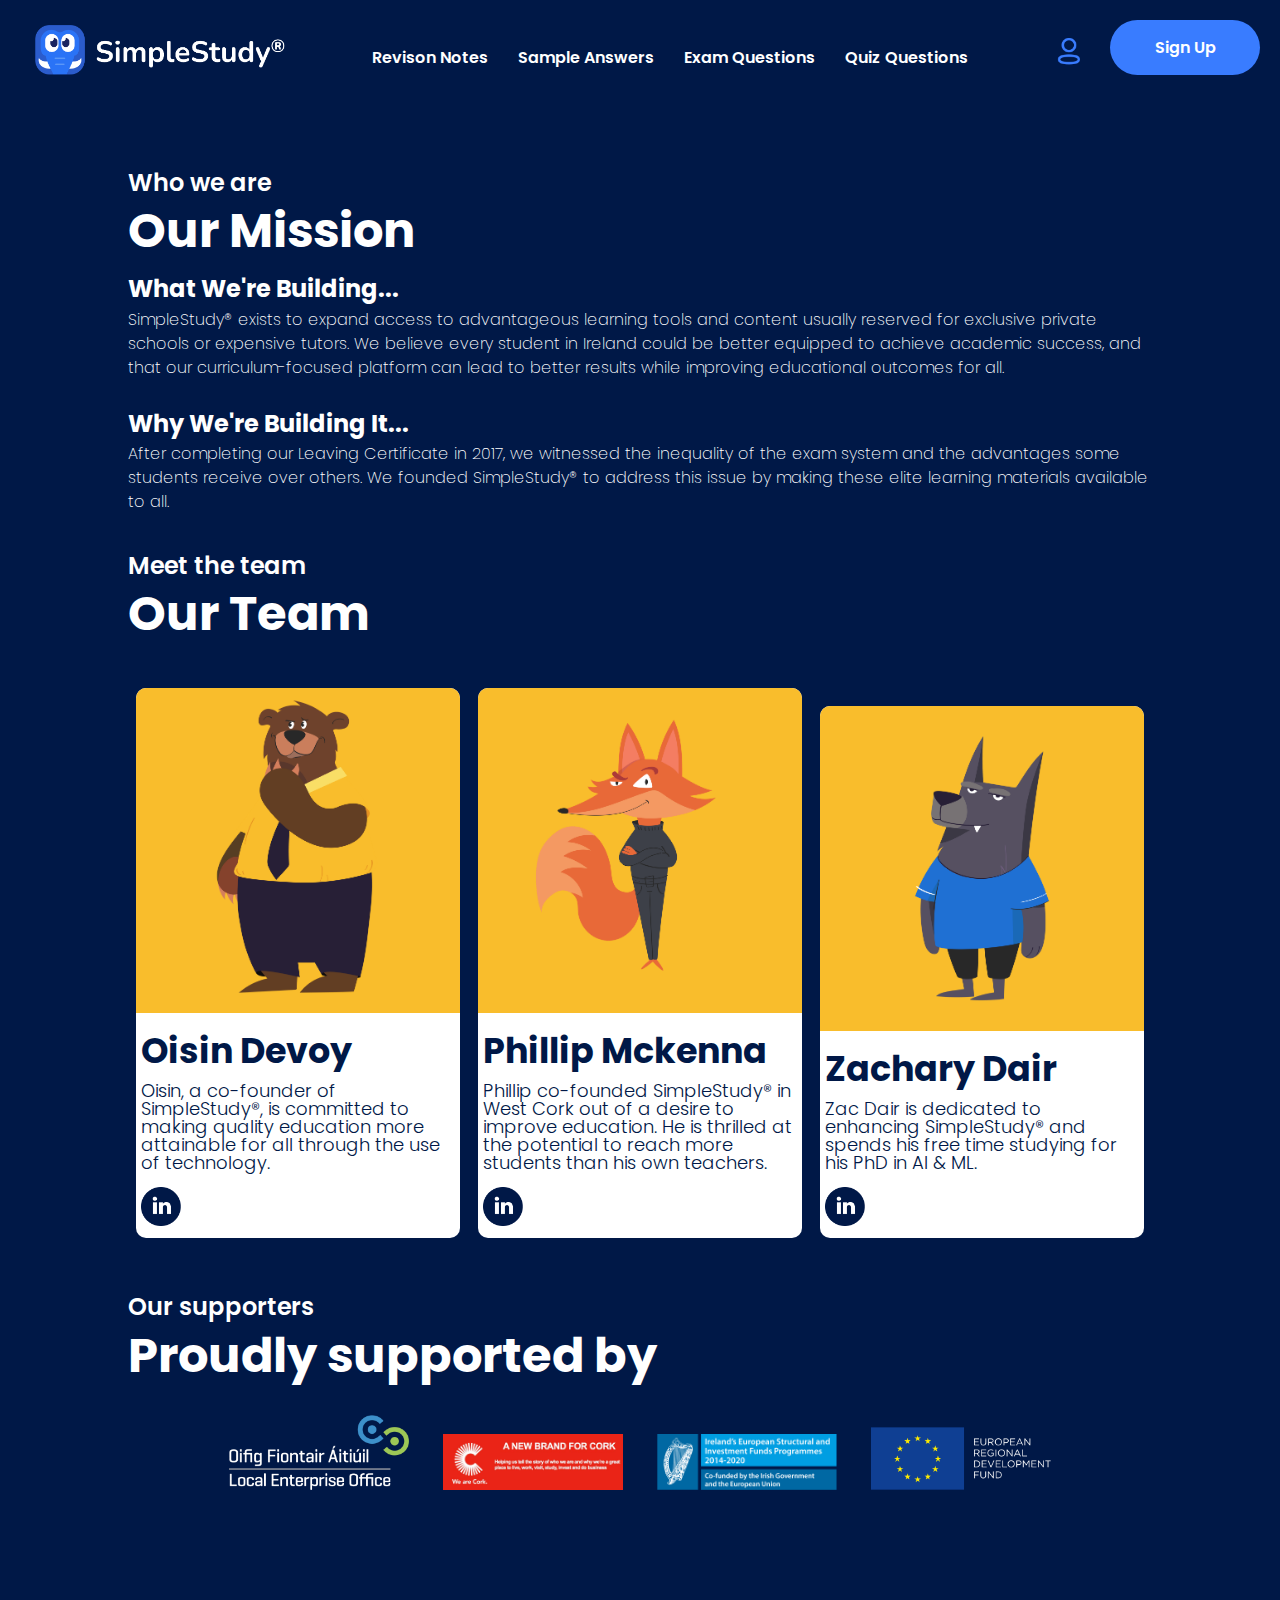
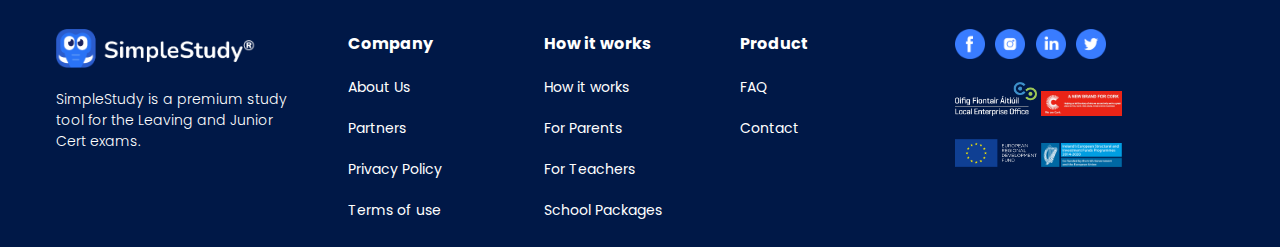
<file: HTML/about.html>
<!DOCTYPE html>
<html lang="en">
  <head>
    <meta charset="UTF-8" />
    <meta http-equiv="X-UA-Compatible" content="IE=edge" />
    <meta name="viewport" content="width=device-width, initial-scale=1.0" />
    <title>About</title>
    <link rel="stylesheet"  type="text/css" href="../CSS/frontend.css" />
    <link rel="stylesheet"  type="text/css" href="../CSS/about.css" />
  </head>
  <body>
    <!-- HEADER & NAVIGATION -->
    <header>
        <div class="header">
          <div class="desktop">
              <div>
                  <a href="https://simplestudy.ie/login" class="logo">
                      <img src="../ASSETS/brandAssets/logoWhite.png" alt="" />
                  </a>
              </div>
              <!--DESKTOP MENU -->
              <div class="header-right">
                <a href="https://simplestudy.ie/login">
                  <img src="../ASSETS/brandAssets/loginIcon.png" alt="" />
                </a>
                <a class="active" href="https://simplestudy.ie/signup/examselection">Sign Up</a>
              </div>
              <!--DESKTOP MENU LINK -->
              <!--Menu items header -->
              <div class="links">
                <a href="https://simplestudy.ie/signup/examselection">Revison Notes</a>
                <a id="sampleAnswers" href="https://simplestudy.ie/signup/examselection">Sample Answers</a>
                <a href="https://simplestudy.ie/signup/examselection">Exam Questions</a>
                <a id="quiz" href="https://simplestudy.ie/signup/examselection">Quiz Questions</a>
              </div>
          </div>
  
          <!--MOBILE MENU -->
          <div class="mobileNav">
              <div class="menu-wrap">
              <input type="checkbox" class="toggler" />
              <div class="hamburger"><div></div></div>
              <div class="menu">
                  <div>
                  <div>
                      <!-- List of items on mobile menu -->
                      <ul>
                        <li><a href="https://simplestudy.ie/guide">How it works</a></li>
                        <li><a href="https://simplestudy.ie/about">About us</a></li>
                        <li><a href="https://simplestudy.ie/contact">Contact</a></li>
                        <!-- Seperation Line -->
                        <div class="seperate"></div>
        
                        <!-- Login & Sign-up -->
                        <div class="menuLogins">
                            <li><a href="https://simplestudy.ie/login">Login</a></li>
                            <li><a href="https://simplestudy.ie/signup/examselection">Sign Up</a></li>
                        </div>
                        <li>
                            <a href="https://simplestudy.ie/signup/examselection"><img src="../ASSETS/brandAssets/logoWhite.png" /></a>
                        </li>
                      </ul>
                  </div>
                  </div>
              </div>
              </div>
          </div>
      </header>

    <!-- MAIN CONTENT SECTION -->
   <div class="mainContentContainer">
      <p>Who we are</p>
      <h1>Our Mission</h1>
      <div class="about">
        <!--Vision for the company -->
        <h2>What We're Building...</h2>
        <section>
          <p>SimpleStudy® exists to expand access to advantageous learning tools and content usually reserved for exclusive private schools or expensive tutors. We believe every student in Ireland could be better equipped to achieve academic success, and that our curriculum-focused platform can lead to better results while improving educational outcomes for all. </p>
          <h2>Why We're Building It...</h2>
          <p>After completing our Leaving Certificate in 2017, we witnessed the inequality of the exam system and the advantages some students receive over others. We founded SimpleStudy® to address this issue by making these elite learning materials available to all.</p>
        </section>

        <!-- Meet the team -->
        <p>Meet the team</p>
        <h1>Our Team</h1>
        <div class="team">
          <!-- Oisin -->
          <div class="member">
              <div class="photo">
                <img src="../ASSETS/brandAssets/oisin.png">
                <h3>Oisin Devoy</h3><br><p>Oisin, a co-founder of SimpleStudy®, is committed to making quality education more attainable for all through the use of technology.</p>
                <a target="_blank" href="https://www.linkedin.com/in/oisin-devoy-031242191/"><img src="../ASSETS/brandAssets/linkedinNavy.png" ></a>
              </div>
          </div>
          <!-- Phillip -->
          <div class="member">
              <div class="photo">
                <img src="../ASSETS/brandAssets/phillip.png">
                <h3>Phillip Mckenna</h3><br><p>Phillip co-founded SimpleStudy® in West Cork out of a desire to improve education. He is thrilled at the potential to reach more students than his own teachers.</p>
                <a target="_blank" href="https://www.linkedin.com/in/phillip-mckenna-979867136/"><img src="../ASSETS/brandAssets/linkedinNavy.png" ></a>
              </div>
          </div>

          <!-- Zac -->
          <div class="member">
              <div class="photo">
                <img src="../ASSETS/brandAssets/zac.png">
                <h3>Zachary Dair</h3><br><p>Zac Dair is dedicated to enhancing SimpleStudy® and spends his free time studying for his PhD in AI & ML.</p>
                <a target="_blank" href="https://www.linkedin.com/in/zachary-dair"><img src="../ASSETS/brandAssets/linkedinNavy.png"></a>
              </div>
          </div>
        </div>

        <!-- Supported by section --> 
        <p>Our supporters</p>
        <h1>Proudly supported by</h1>
        <div class="investors">
          <div>
            <img src="../ASSETS/brandAssets/LEO.png">
          </div>
          <div>
            <img src="../ASSETS/brandAssets/cork.jpg">
          </div>
          <div>
            <img src="../ASSETS/brandAssets/euFund.png">
          </div>
          <div>
            <img src="../ASSETS/brandAssets/europe.png">
          </div>
        </div>
      </div>
    </div>
    
    <!--FOOTER -->
    <footer class="footer">
      <div class="footColumn">
        <div class="footerLogo">
          <!-- SimpleStudy® logo in white for footer-->
          <img src="../ASSETS/brandAssets/logoWhite.png" />
          <!-- company description on footer-->
          <p>
            SimpleStudy is a premium study tool for the Leaving and Junior Cert
            exams.
          </p>
        </div>
      </div>
      <div class="footColumn">
        <div class="list">
          <!-- SimpleStudy® footer links : company-->
          <h4>Company</h4>
          <ul>
            <li><a href="https://simplestudy.ie/about">About Us</a></li>
            <li><a href="https://simplestudy.ie/partners">Partners</a></li>
            <li><a href="https://simplestudy.ie/privacy">Privacy Policy</a></li>
            <li><a href="https://simplestudy.ie/privacy">Terms of use</a></li>
          </ul>
        </div>
      </div>
      <div class="footColumn">
        <div class="list">
          <!-- SimpleStudy® footer links : how it works -->
          <h4>How it works</h4>
          <ul>
            <li><a href="https://simplestudy.ie/guide">How it works</a></li>
            <li><a href="https://simplestudy.ie/parents">For Parents</a></li>
            <li><a href="https://simplestudy.ie/teachers">For Teachers</a></li>
            <li><a href="https://simplestudy.ie/schools">School Packages</a></li>
          </ul>
        </div>
      </div>
      <div class="footColumn">
        <div class="list">
          <!-- SimpleStudy® footer links : product-->
          <h4>Product</h4>
          <ul>
            <li><a href="https://simplestudy.ie/faq">FAQ</a></li>
            <li><a href="https://simplestudy.ie/contact">Contact</a></li>
          </ul>
        </div>
      </div>
      <div class="footColumn">
        <!-- Social links -->
        <div class="socialSupport">
          <div class="socials">
            <a target="_blank" href="https://www.facebook.com/simplestudy.ie"><img src="../ASSETS/brandAssets/facebook.png"/></a>
            <a target="_blank" href="https://www.instagram.com/simplestudy_ie"><img src="../ASSETS/brandAssets/insta.png"/></a>
            <a target="_blank" href="https://twitter.com/simplestudyIE"><img src="../ASSETS/brandAssets/linkedin.png"/></a>
            <a target="_blank" href="https://www.linkedin.com/company/simplestudy"><img src="../ASSETS/brandAssets/twitter.png"/></a>
          </div>
          <!-- logos of LEO, Funding, We are cork etc.s -->
          <div class="supportedBy">
              <div>
                  <img src="../ASSETS/brandAssets/LEO.png"/>
                  <img src="../ASSETS/brandAssets/cork.jpg" />
              </div>
              <div>
                  <img src="../ASSETS/brandAssets/europe.png" />
                  <img src="../ASSETS/brandAssets/euFund.png" />
              </div>
          </div>
        </div>
      </div>
    </footer>
  </body>
  </html>
</file>
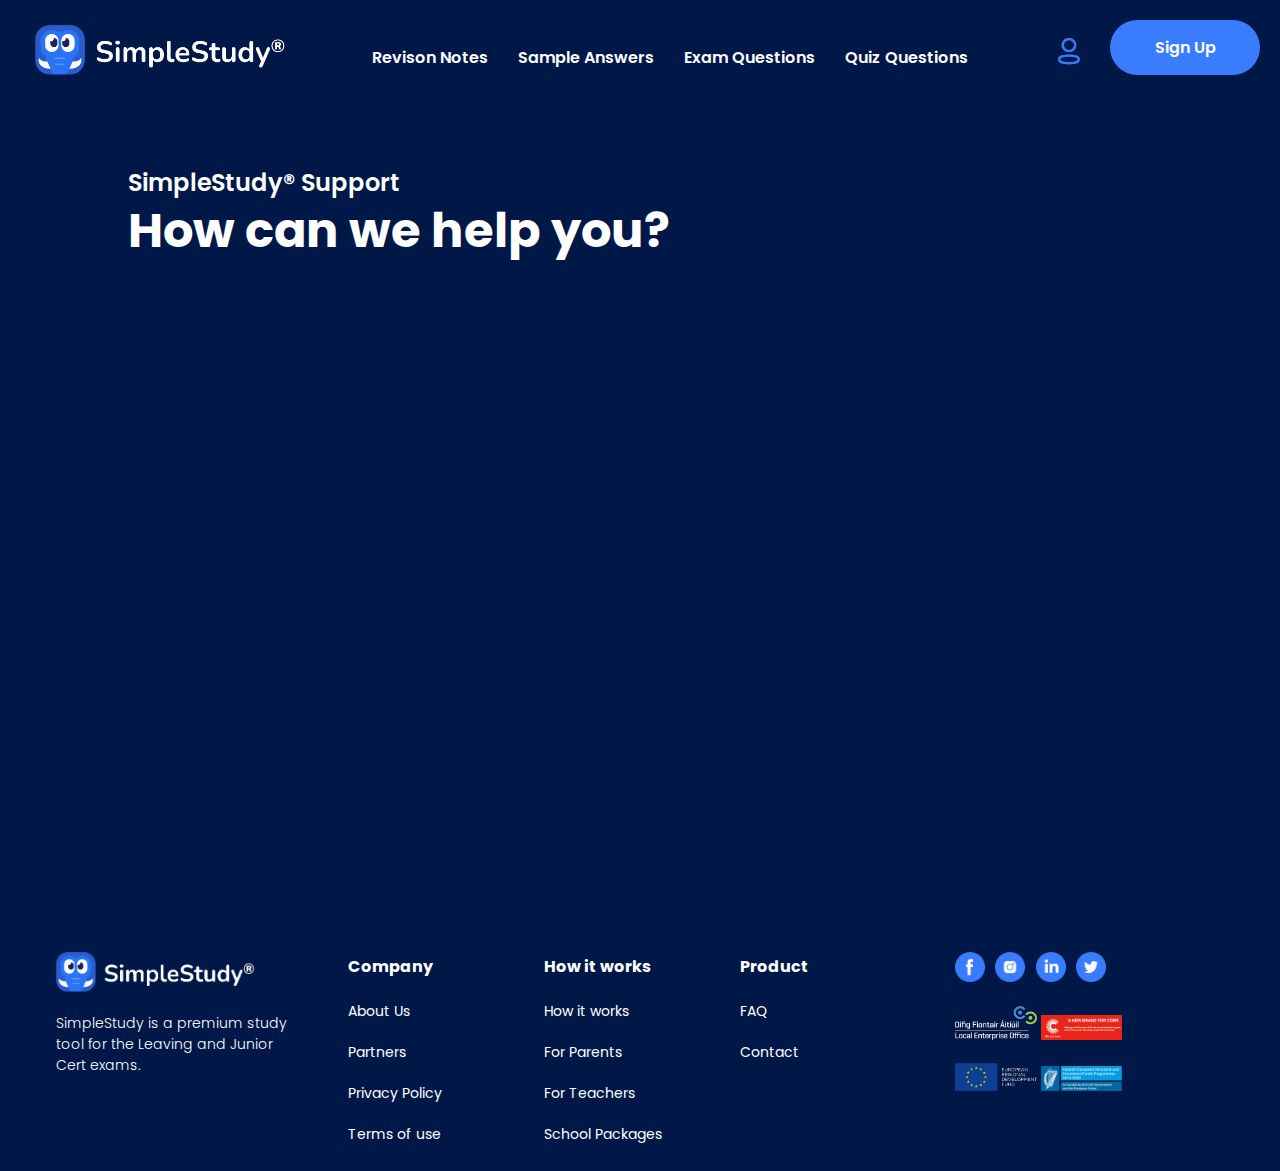
<file: HTML/contact.html>
<!DOCTYPE html>
<html lang="en">
  <head>
    <meta charset="UTF-8" />
    <meta http-equiv="X-UA-Compatible" content="IE=edge"/>
    <meta name="viewport" content="width=device-width, initial-scale=1.0" />
    <title>Contact Us</title>
    <link rel="stylesheet"  type="text/css" href="../CSS/frontend.css" />
  </head>
  <body>

    <!-- HEADER & NAVIGATION -->
    <header>
      <div class="header">
        <div class="desktop">
            <div>
                <a href="https://simplestudy.ie/login" class="logo">
                    <img src="../ASSETS/brandAssets/logoWhite.png" alt="" />
                </a>
            </div>
            <!--DESKTOP MENU -->
            <div class="header-right">
              <a href="https://simplestudy.ie/login">
                <img src="../ASSETS/brandAssets/loginIcon.png" alt="" />
              </a>
              <a class="active" href="https://simplestudy.ie/signup/examselection">Sign Up</a>
            </div>
            <!--DESKTOP MENU LINK -->
            <!--Menu items header -->
            <div class="links">
              <a href="https://simplestudy.ie/signup/examselection">Revison Notes</a>
              <a href="https://simplestudy.ie/signup/examselection">Sample Answers</a>
              <a href="https://simplestudy.ie/signup/examselection">Exam Questions</a>
              <a href="https://simplestudy.ie/signup/examselection">Quiz Questions</a>
            </div>
        </div>

        <!--MOBILE MENU -->
        <div class="mobileNav">
            <div class="menu-wrap">
            <input type="checkbox" class="toggler" />
            <div class="hamburger"><div></div></div>
            <div class="menu">
                <div>
                <div>
                    <!-- List of items on mobile menu -->
                    <ul>
                      <li><a href="https://simplestudy.ie/guide">How it works</a></li>
                      <li><a href="https://simplestudy.ie/about">About us</a></li>
                      <li><a href="https://simplestudy.ie/contact">Contact</a></li>
                      <!-- Seperation Line -->
                      <div class="seperate"></div>
      
                      <!-- Login & Sign-up -->
                      <div class="menuLogins">
                          <li><a href="https://simplestudy.ie/login">Login</a></li>
                          <li><a href="https://simplestudy.ie/signup/examselection">Sign Up</a></li>
                      </div>
                      <li>
                          <a href="https://simplestudy.ie/signup/examselection"><img src="../ASSETS/brandAssets/logoWhite.png" /></a>
                      </li>
                    </ul>
                </div>
                </div>
            </div>
            </div>
        </div>
    </header>

    <!-- MAIN CONTENT SECTION -->
    <div class="mainContentContainer">
        <p>SimpleStudy® Support</p>
        <h1>How can we help you?</h1>
        <div 
        data-tf-widget="PLloeZP8" 
        data-tf-opacity="100" 
        data-tf-iframe-props="title=Contact" 
        data-tf-transitive-search-params 
        style="width:100%;height:500px;">
        </div>
        <script src="https://embed.typeform.com/next/embed.js"></script>
    </div>

    <!--FOOTER -->
    <footer class="footer">
      <div class="footColumn">
        <div class="footerLogo">
          <!-- SimpleStudy® logo in white for footer-->
          <img src="../ASSETS/brandAssets/logoWhite.png" />
          <!-- company description on footer-->
          <p>
            SimpleStudy is a premium study tool for the Leaving and Junior Cert
            exams.
          </p>
        </div>
      </div>
      <div class="footColumn">
        <div class="list">
          <!-- SimpleStudy® footer links : company-->
          <h4>Company</h4>
          <ul>
            <li><a href="https://simplestudy.ie/about">About Us</a></li>
            <li><a href="https://simplestudy.ie/partners">Partners</a></li>
            <li><a href="https://simplestudy.ie/privacy">Privacy Policy</a></li>
            <li><a href="https://simplestudy.ie/privacy">Terms of use</a></li>
          </ul>
        </div>
      </div>
      <div class="footColumn">
        <div class="list">
          <!-- SimpleStudy® footer links : how it works -->
          <h4>How it works</h4>
          <ul>
            <li><a href="https://simplestudy.ie/guide">How it works</a></li>
            <li><a href="https://simplestudy.ie/parents">For Parents</a></li>
            <li><a href="https://simplestudy.ie/teachers">For Teachers</a></li>
            <li><a href="https://simplestudy.ie/schools">School Packages</a></li>
          </ul>
        </div>
      </div>
      <div class="footColumn">
        <div class="list">
          <!-- SimpleStudy® footer links : product-->
          <h4>Product</h4>
          <ul>
            <li><a href="https://simplestudy.ie/faq">FAQ</a></li>
            <li><a href="https://simplestudy.ie/contact">Contact</a></li>
          </ul>
        </div>
      </div>
      <div class="footColumn">
        <!-- Social links -->
        <div class="socialSupport">
          <div class="socials">
            <a target="_blank" href="https://www.facebook.com/simplestudy.ie"><img src="../ASSETS/brandAssets/facebook.png"/></a>
            <a target="_blank" href="https://www.instagram.com/simplestudy_ie"><img src="../ASSETS/brandAssets/insta.png"/></a>
            <a target="_blank" href="https://twitter.com/simplestudyIE"><img src="../ASSETS/brandAssets/linkedin.png"/></a>
            <a target="_blank" href="https://www.linkedin.com/company/simplestudy"><img src="../ASSETS/brandAssets/twitter.png"/></a>
          </div>
          <!-- logos of LEO, Funding, We are cork etc.s -->
          <div class="supportedBy">
              <div>
                  <img src="../ASSETS/brandAssets/LEO.png"/>
                  <img src="../ASSETS/brandAssets/cork.jpg" />
              </div>
              <div>
                  <img src="../ASSETS/brandAssets/europe.png" />
                  <img src="../ASSETS/brandAssets/euFund.png" />
              </div>
          </div>
        </div>
      </div>
    </footer>
  </body>
  </html>
</file>
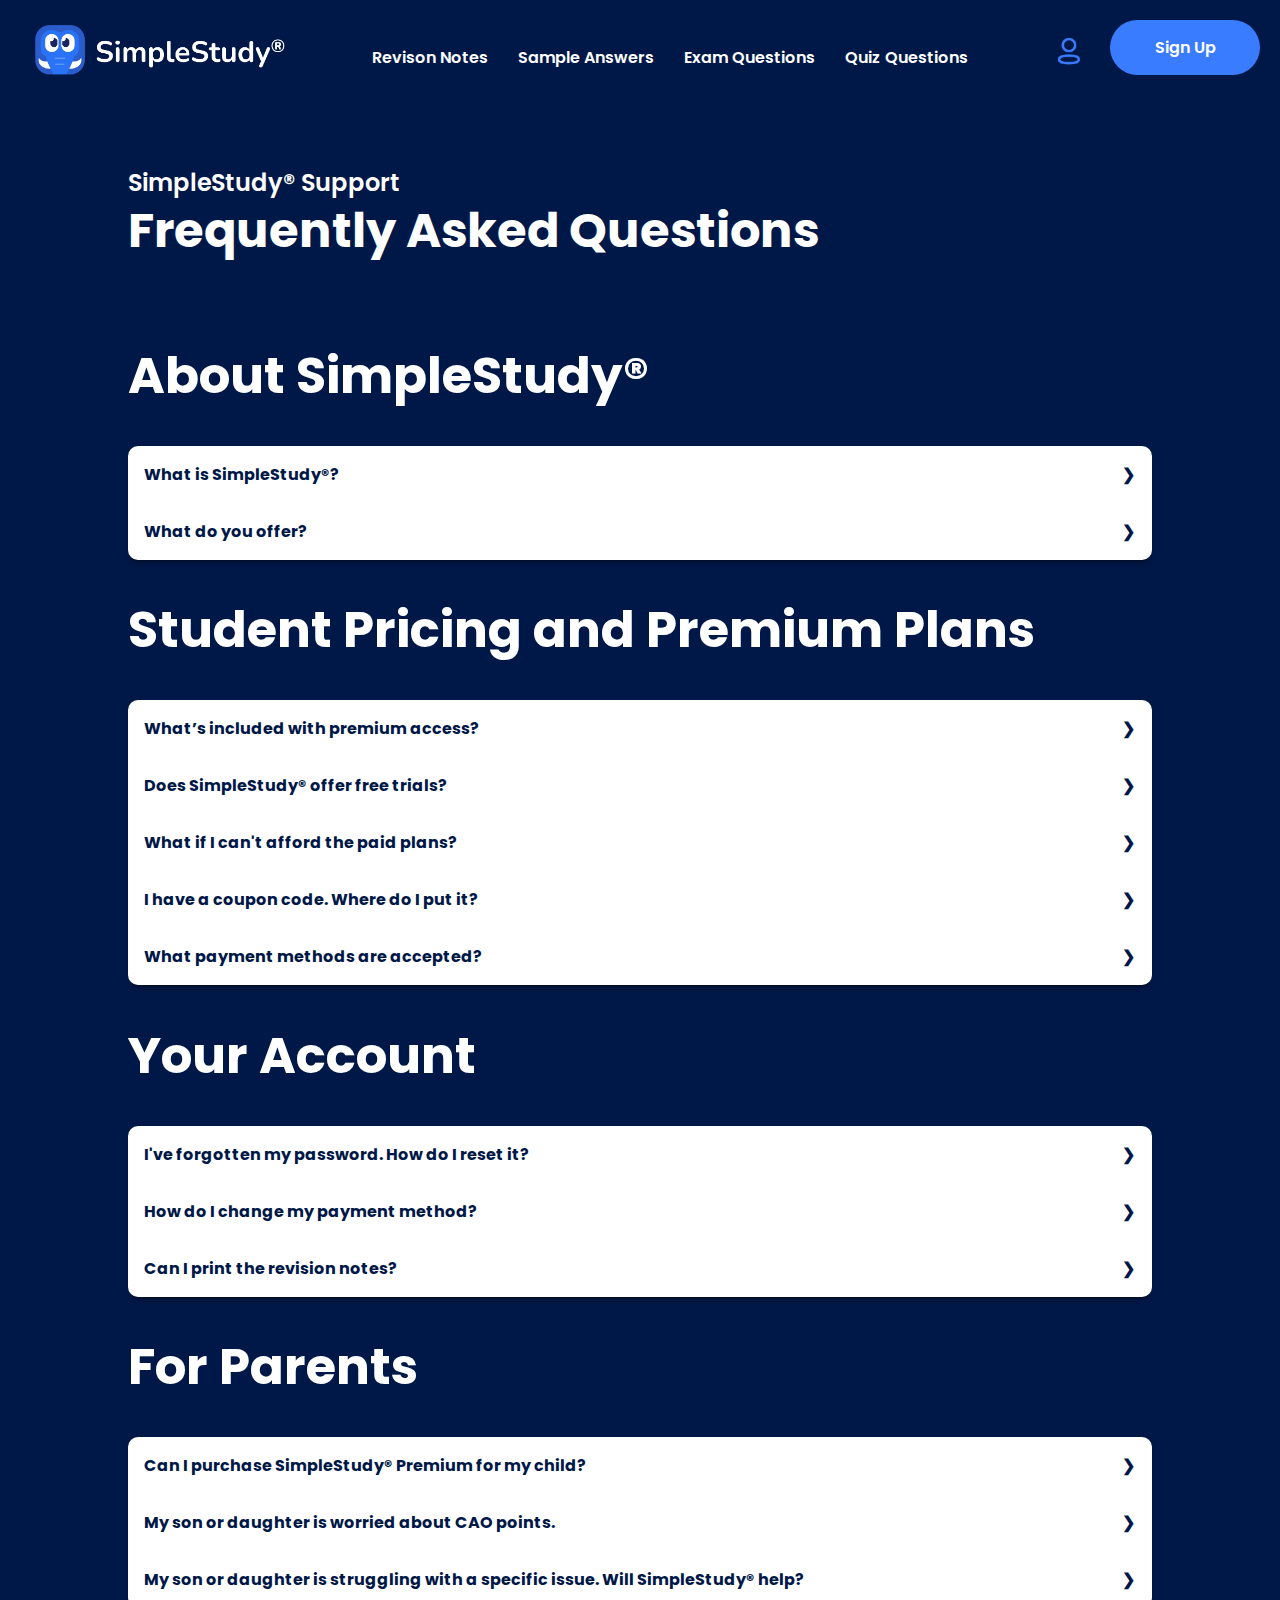
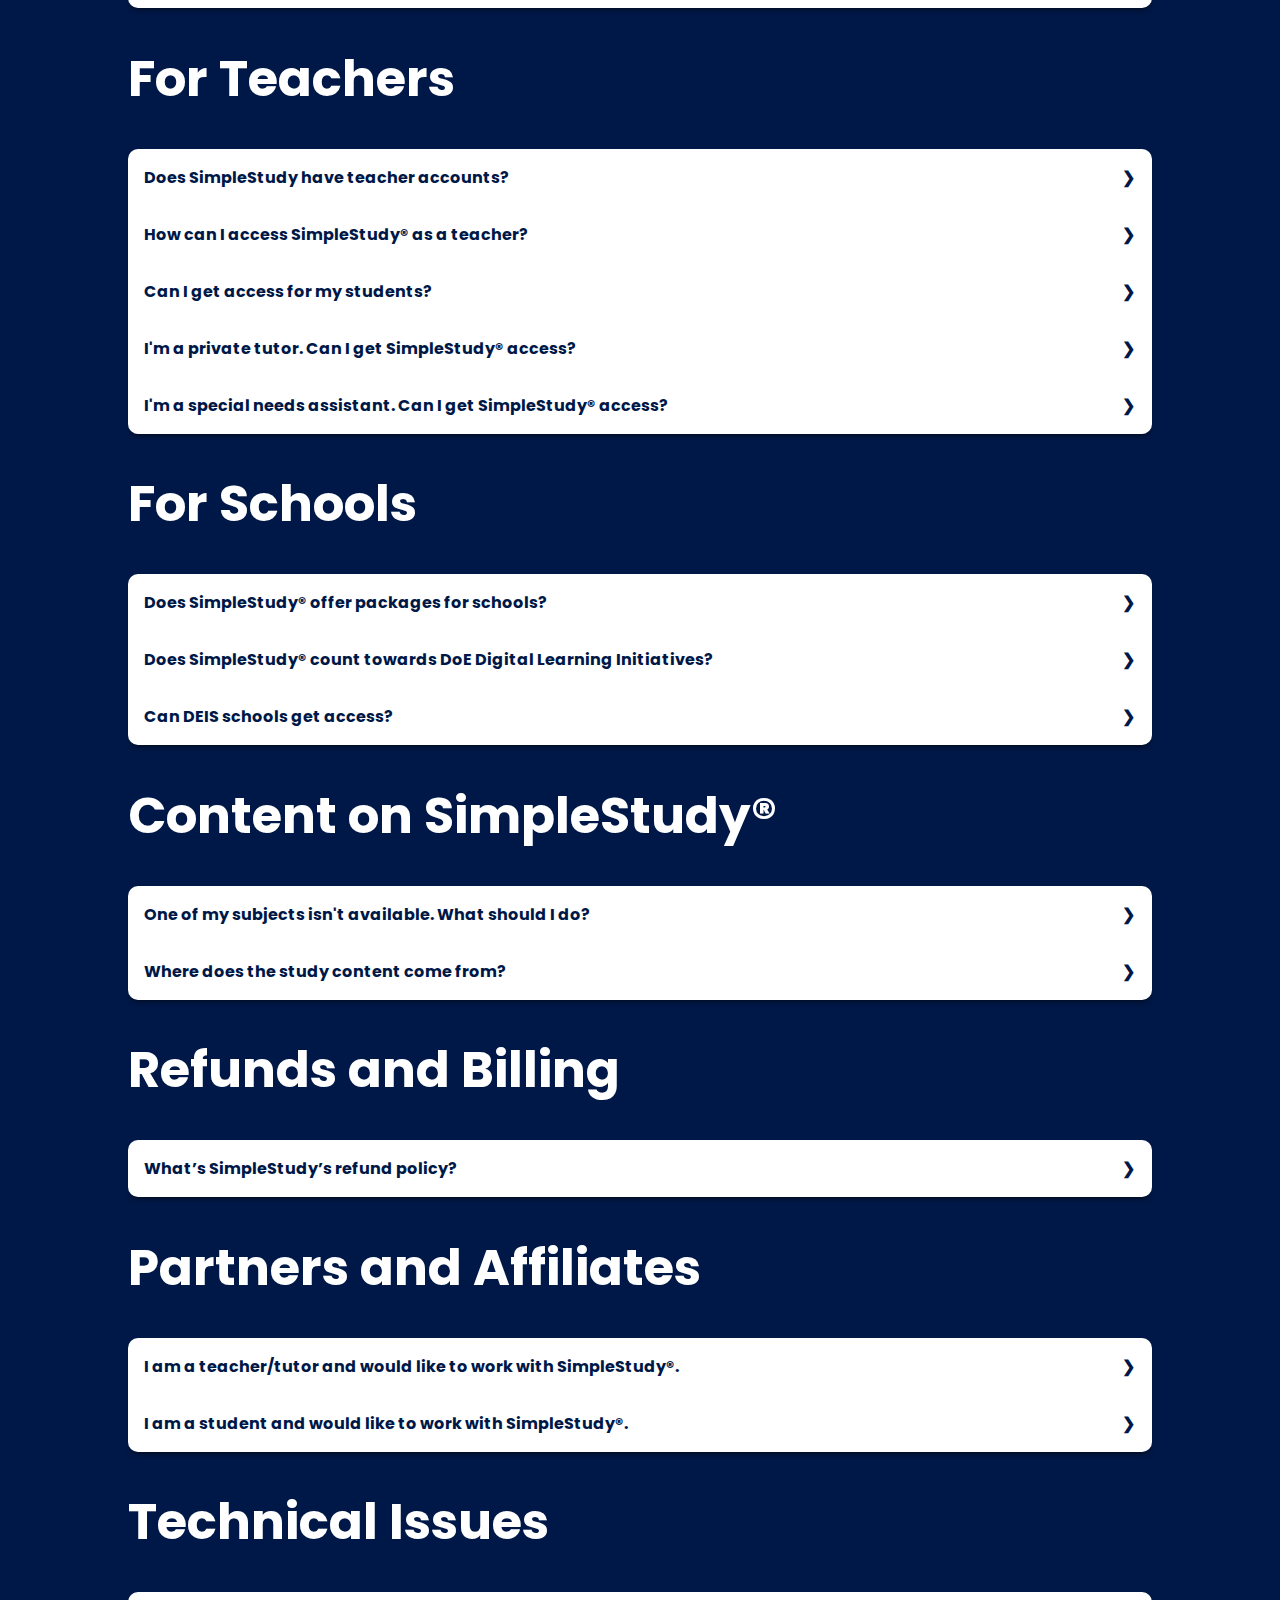
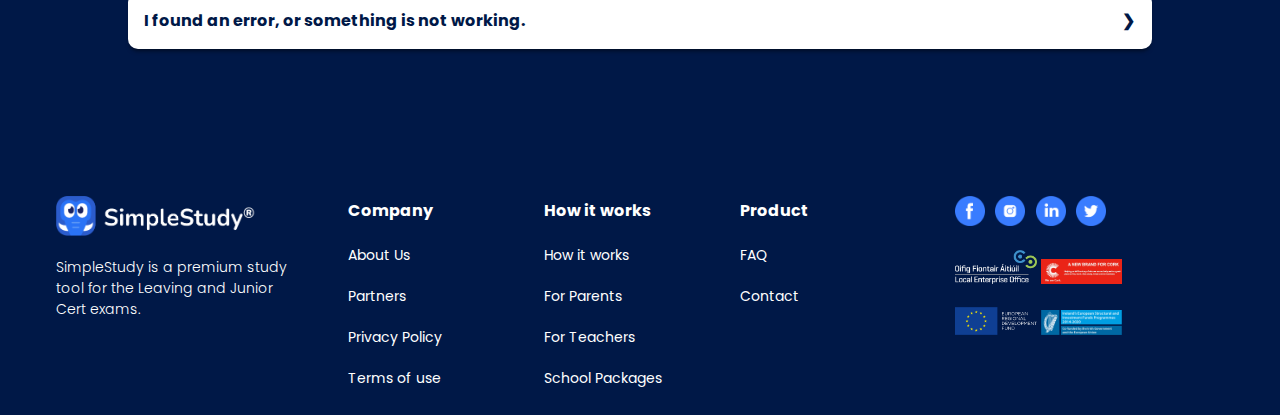
<file: HTML/faq.html>
<!DOCTYPE html>
<html lang="en">
  <head>
    <meta charset="UTF-8" />
    <meta http-equiv="X-UA-Compatible" content="IE=edge" />
    <meta name="viewport" content="width=device-width, initial-scale=1.0" />
    <title>Frequently Asked Questions</title>
    <link rel="stylesheet"  type="text/css" href="../CSS/frontend.css" />
    <link rel="stylesheet"  type="text/css" href="../CSS/faq.css" />
  </head>
  <body>
    <!-- HEADER & NAVIGATION -->
    <header>
        <div class="header">
          <div class="desktop">
              <div>
                  <a href="https://simplestudy.ie/login" class="logo">
                      <img src="../ASSETS/brandAssets/logoWhite.png" alt="" />
                  </a>
              </div>
              <!--DESKTOP MENU -->
              <div class="header-right">
                <a href="https://simplestudy.ie/login">
                  <img src="../ASSETS/brandAssets/loginIcon.png" alt="" />
                </a>
                <a class="active" href="https://simplestudy.ie/signup/examselection">Sign Up</a>
              </div>
              <!--DESKTOP MENU LINK -->
              <!--Menu items header -->
              <div class="links">
                <a href="https://simplestudy.ie/signup/examselection">Revison Notes</a>
                <a id="sampleAnswers" href="https://simplestudy.ie/signup/examselection">Sample Answers</a>
                <a href="https://simplestudy.ie/signup/examselection">Exam Questions</a>
                <a id="quiz" href="https://simplestudy.ie/signup/examselection">Quiz Questions</a>
              </div>
          </div>
  
          <!--MOBILE MENU -->
          <div class="mobileNav">
              <div class="menu-wrap">
              <input type="checkbox" class="toggler" />
              <div class="hamburger"><div></div></div>
              <div class="menu">
                  <div>
                  <div>
                      <!-- List of items on mobile menu -->
                      <ul>
                        <li><a href="https://simplestudy.ie/guide">How it works</a></li>
                        <li><a href="https://simplestudy.ie/about">About us</a></li>
                        <li><a href="https://simplestudy.ie/contact">Contact</a></li>
                        <!-- Seperation Line -->
                        <div class="seperate"></div>
        
                        <!-- Login & Sign-up -->
                        <div class="menuLogins">
                            <li><a href="https://simplestudy.ie/login">Login</a></li>
                            <li><a href="https://simplestudy.ie/signup/examselection">Sign Up</a></li>
                        </div>
                        <li>
                            <a href="https://simplestudy.ie/signup/examselection"><img src="../ASSETS/brandAssets/logoWhite.png" /></a>
                        </li>
                      </ul>
                  </div>
                  </div>
              </div>
              </div>
          </div>
      </header>

    <!-- MAIN CONTENT SECTION -->
        <div class="mainContentContainer">
            <p>SimpleStudy® Support</p>
            <h1>Frequently Asked Questions</h1>
            <!-- FAQ SECTION -->
            <div class="row">
                <div class="col">
                    <!-- ABOUT SIMPLESTUDY -->
                    <h2>About SimpleStudy®</h2>
                    <div class="tabs">
                        <!-- What is SimpleStudy®?-->
                        <div class="tab">
                            <input type="checkbox" id="chck1">
                            <label class="tab-label" for="chck1">What is SimpleStudy®?
                            </label>
                            <div class="tab-content">
                                SimpleStudy® is Ireland’s fastest-growing learning platform and study community for the Leaving Cert and Junior Cert exams. 
                                We are a small Irish team based in west-cork working hard to give you an edge through affordable access to exclusive resources and study tools usually reserved for private schools or expensive tutors.
                            </div>
                        </div>
                        <!-- What do you offer? -->
                        <div class="tab">
                            <input type="checkbox" id="chck2">
                            <label class="tab-label" for="chck2">What do you offer?</label>
                            <div class="tab-content">
                                SimpleStudy® offers a wide range of resources and materials for secondary-level students in Ireland, including H1 revision notes, quizzes, sample essays, exam questions by topic, and more. Our platform helps students prepare for exams and achieve their academic goals. 
                            </div>
                        </div>
                    </div>
                    <!-- Student Pricing and Premium Plans-->
                    <h2>Student Pricing and Premium Plans</h2>
                    <div class="tabs">
                        <!-- What’s included with premium access?-->
                        <div class="tab">
                            <input type="checkbox" id="chck3">
                            <label class="tab-label" for="chck3">What’s included with premium access?</label>
                            <div class="tab-content">
                                Premium access to SimpleStudy® gives students access to our comprehensive and personalised learning experience with unrestricted access to all of our H1 revision notes, sample answers, quizzes, and questions-by-topic.
                            </div>
                        </div>
                        <!-- Does SimpleStudy® offer free trials?-->
                        <div class="tab">
                            <input type="checkbox" id="chck4">
                            <label class="tab-label" for="chck4">Does SimpleStudy® offer free trials?</label>
                            <div class="tab-content">
                                Yes! SimpleStudy® premium comes with a 5-day free trial, allowing anyone to test the platform without being charged. 
                            </div>
                        </div>
                        <!-- What if I can't afford the paid plans? -->
                        <div class="tab">
                            <input type="checkbox" id="chck5">
                            <label class="tab-label" for="chck5">What if I can't afford the paid plans?</label>
                            <div class="tab-content">
                                SimpleStudy® offers support and discounts for students who need it most, reach out and we’ll see what we can do.  
                            </div>
                        </div>
                        <!-- I have a coupon code. Where do I put it?-->
                        <div class="tab">
                            <input type="checkbox" id="chck6">
                            <label class="tab-label" for="chck6">I have a coupon code. Where do I put it?</label>
                            <div class="tab-content">
                                You can redeem your coupon code in the stripe checkout page after selecting either a monthly or yearly payment plan, after entering your code, you will see your coupon take effect before being charged. 
                            </div>
                        </div>
                        <!-- What payment methods are accepted? -->
                        <div class="tab">
                            <input type="checkbox" id="chck7">
                            <label class="tab-label" for="chck7">What payment methods are accepted?
                            </label>
                            <div class="tab-content">
                                SimpleStudy® accepts credit/debit cards as well as Apple Pay and Google Pay.
                            </div>
                        </div>
                    </div>
                    <!-- Your Account-->
                    <h2>Your Account</h2>
                    <div class="tabs">
                        <!-- I've forgotten my password. How do I reset it?-->
                        <div class="tab">
                            <input type="checkbox" id="chck8">
                            <label class="tab-label" for="chck8">I've forgotten my password. How do I reset it?</label>
                            <div class="tab-content">
                                To reset your password, please visit the forgot password page. Follow the prompts to receive a password reset link via email. Once you have received the link, follow the instructions to create a new password.
                            </div>
                        </div>
                        <!-- How do I change my payment method? -->
                        <div class="tab">
                            <input type="checkbox" id="chck9">
                            <label class="tab-label" for="chck9">How do I change my payment method?</label>
                            <div class="tab-content">
                                You can update your payment method by logging in and navigating to the account settings page. 
                            </div>
                        </div>
                        <!-- Can I print the revision notes? -->
                        <div class="tab">
                            <input type="checkbox" id="chck10">
                            <label class="tab-label" for="chck10">Can I print the revision notes?</label>
                            <div class="tab-content">
                                If you wish to have printed copies of our H1 revision material, you can order the printed notes packages separately. We sell printed revision booklets for each subject, individually or in package. If you have any questions about printed notes you can contact us for more information.
                            </div>
                        </div>
                    </div>
                    <!-- For Parents -->
                    <h2>For Parents</h2>
                    <div class="tabs">
                        <!-- Can I purchase SimpleStudy® Premium for my child? -->
                        <div class="tab">
                            <input type="checkbox" id="chck11">
                            <label class="tab-label" for="chck11">Can I purchase SimpleStudy® Premium for my child?</label>
                            <div class="tab-content">
                                Yes! you can purchase SimpleStudy® Premium for your son or daughter. They will then be able to login and modify their subjects and account.
                                You can sign-up for premium <a href="https://simplestudy.ie/subscription">here</a>. If you have any questions, you should <br><a href="">contact us</a>.
                            </div>
                        </div>
                        <!-- My son or daughter is worried about CAO points. -->
                        <div class="tab">
                            <input type="checkbox" id="chck12">
                            <label class="tab-label" for="chck12">My son or daughter is worried about CAO points.</label>
                            <div class="tab-content">
                                SimpleStudy® offers all of the resources necessary to prepare for exam success. However, it is not a guarantee of CAO points. If you or you or your son or daughter need expert guidance on CAO choices, or career choices, we can direct you to one of our trusted advisors. You can <a href="">contact us</a> for more information.
                            </div>
                        </div>
                        <!-- My son or daughter is struggling with a specific issue. Will SimpleStudy® help? -->
                        <div class="tab">
                            <input type="checkbox" id="chck13">
                            <label class="tab-label" for="chck13">My son or daughter is struggling with a specific issue. Will SimpleStudy® help?</label>
                            <div class="tab-content">
                                SimpleStudy® has a wide range of features and content for all types of students, and has been designed as an academic advantage our users can rely upon. If you have any specific inquiry please reach out, we’re happy to help.
                            </div>
                        </div>
                    </div>
                    <!-- For Teachers -->
                    <h2>For Teachers</h2>
                    <div class="tabs">
                        <!-- Does SimpleStudy have teacher accounts? -->
                        <div class="tab">
                            <input type="checkbox" id="chck16">
                            <label class="tab-label" for="chck16">Does SimpleStudy have teacher accounts?</label>
                            <div class="tab-content">
                                Yes, SimpleStudy® has unique teacher accounts with additional features and functionality designed to support their students' learning both inside and outside of the classroom.
                            </div>
                        </div>
                        <!-- How can I access SimpleStudy® as a teacher? -->
                        <div class="tab">
                            <input type="checkbox" id="chck17">
                            <label class="tab-label" for="chck17">How can I access SimpleStudy® as a teacher?</label>
                            <div class="tab-content">
                                Access for teachers is free. To sign up as a teacher, select “teacher” during the onboarding flow and request teacher access. A member of our team will then be in touch to help you get started with SimpleStudy® Premium.
                            </div>
                        </div>
                        <!-- Can I get access for my students? -->
                        <div class="tab">
                            <input type="checkbox" id="chck17A">
                            <label class="tab-label" for="chck17A">Can I get access for my students?</label>
                            <div class="tab-content">
                                Yes! As a teacher you can get access for your classroom by reaching out directly. <br><a href="">Contact us</a> directly for more information.
                            </div>
                        </div>
                        <!-- I'm a private tutor. Can I get SimpleStudy® access? -->
                        <div class="tab">
                            <input type="checkbox" id="chck18">
                            <label class="tab-label" for="chck18">I'm a private tutor. Can I get SimpleStudy® access?</label>
                            <div class="tab-content">
                                Yes! We work with guidance counsellors, tutors and private grind schools who want to give access to their students at a discounted rate. <a href="">Contact us</a> directly for more information.
                            </div>
                        </div>
                        <!-- I'm a special needs assistant. Can I get SimpleStudy® access?-->
                        <div class="tab">
                            <input type="checkbox" id="chck19">
                            <label class="tab-label" for="chck19">I'm a special needs assistant. Can I get SimpleStudy® access?</label>
                            <div class="tab-content">
                                Yes! <a href="">Contact us</a> for more information on access for special needs assistants.
                            </div>
                        </div>
                    </div>
                    <!-- For Schools -->
                    <h2>For Schools</h2>
                    <div class="tabs">
                        <!-- Does SimpleStudy® offer packages for schools? -->
                        <div class="tab">
                            <input type="checkbox" id="chck20">
                            <label class="tab-label" for="chck20">Does SimpleStudy® offer packages for schools?</label>
                            <div class="tab-content">
                                Yes! SimpleStudy® offers school packages. Students get a discount off our premium plans when they sign up through their school. <a href="">Contact us</a> to find out what we can do for your school.
                            </div>
                        </div>
                        <!-- Does SimpleStudy® count towards DoE Digital Learning Initiatives? -->
                        <div class="tab">
                            <input type="checkbox" id="chck21">
                            <label class="tab-label" for="chck21">Does SimpleStudy® count towards DoE Digital Learning Initiatives?</label>
                            <div class="tab-content">
                                Yes! SimpleStudy® school packages count towards the Department of Education's Digital Learning Initiative grant programs. <a href="">Contact us</a> for more information
                            </div>
                        </div>
                        <!-- Can DEIS schools get access? -->
                        <div class="tab">
                            <input type="checkbox" id="chck22">
                            <label class="tab-label" for="chck22">Can DEIS schools get access?</label>
                            <div class="tab-content">
                                Yes! SimpleStudy® offers special school packages to DEIS schools to ensure equal access to quality education for all students around Ireland. <a href="">Contact us</a>  for more information
                            </div>
                        </div>
                    </div>
                    <!-- Content on SimpleStudy® -->
                    <h2>Content on SimpleStudy®</h2>
                    <div class="tabs">
                        <!-- One of my subjects isn't available. What should I do?-->
                        <div class="tab">
                            <input type="checkbox" id="chck23">
                            <label class="tab-label" for="chck23">One of my subjects isn't available. What should I do?</label>
                            <div class="tab-content">
                                You can <a href="">contact us</a> about the availability of the subject you are looking for. We plan to have all subjects and topics available, but currently add new subjects based on student demand. Let us know what subject you'd like to see next.
                            </div>
                        </div>
                        <!-- Where does the study content come from? -->
                        <div class="tab">
                            <input type="checkbox" id="chck24">
                            <label class="tab-label" for="chck24">Where does the study content come from?</label>
                            <div class="tab-content">
                                All of our H1 study material is curated and designed to the highest standard by our in-house content team. We make sure to review our content in detail and get feedback from subject experts, teachers, and high-performing students.
                            </div>
                        </div>
                    </div>
                    <!-- Refunds and Billing -->
                    <h2>Refunds and Billing</h2>
                    <div class="tabs">
                        <!-- Refunds and Billing -->
                        <div class="tab">
                            <input type="checkbox" id="chck25">
                            <label class="tab-label" for="chck25">What’s SimpleStudy’s refund policy?</label>
                            <div class="tab-content">
                                SimpleStudy® does not offer refunds following trial completion. However, we reserve the right to review any requests on a case-by-case basis.
                            </div>
                        </div>
                    </div>
                    <!-- Partners and Affiliates -->
                    <h2>Partners and Affiliates</h2>
                    <div class="tabs">
                        <!-- I am a teacher/tutor and would like to work with SimpleStudy®. -->
                        <div class="tab">
                            <input type="checkbox" id="chck26">
                            <label class="tab-label" for="chck26">I am a teacher/tutor and would like to work with SimpleStudy®.</label>
                            <div class="tab-content">
                                If you are a teacher or subject expert and would like to work with SimpleStudy®, please <a href="">contact us</a> outlining your experience, and subject matter expertise. A member of our team will respond to your request in a timely manner. 
                            </div>
                        </div>
                        <!-- I am a student and would like to work with SimpleStudy®. -->
                        <div class="tab">
                            <input type="checkbox" id="chck27">
                            <label class="tab-label" for="chck27">I am a student and would like to work with SimpleStudy®.</label>
                            <div class="tab-content">
                                If you are a student and would like to work with SimpleStudy®, please contact us expressing your interest. You can forward your contact information and resumé directly to us by email at <a href=mailto:info@simplestudy.ie>info@simplestudy.ie</a>
                            </div>
                        </div>
                    </div>
                    <!-- Technical Issues -->
                    <h2>Technical Issues</h2>
                    <div class="tabs">
                        <!-- I found an error, or something is not working. -->
                        <div class="tab">
                            <input type="checkbox" id="chck28">
                            <label class="tab-label" for="chck28">I found an error, or something is not working.</label>
                            <div class="tab-content">
                                If you find a bug or have any technical issues with our product, please <a href="">contact us</a> and we will aim to resolve your issue in a timely manner.
                            </div>
                        </div>
                    </div>
                </div>
            </div>
        </div>

    <!--FOOTER -->
    <footer class="footer">
        <div class="footColumn">
          <div class="footerLogo">
            <!-- SimpleStudy® logo in white for footer-->
            <img src="../ASSETS/brandAssets/logoWhite.png" />
            <!-- company description on footer-->
            <p>
              SimpleStudy is a premium study tool for the Leaving and Junior Cert
              exams.
            </p>
          </div>
        </div>
        <div class="footColumn">
          <div class="list">
            <!-- SimpleStudy® footer links : company-->
            <h4>Company</h4>
            <ul>
              <li><a href="https://simplestudy.ie/about">About Us</a></li>
              <li><a href="https://simplestudy.ie/partners">Partners</a></li>
              <li><a href="https://simplestudy.ie/privacy">Privacy Policy</a></li>
              <li><a href="https://simplestudy.ie/privacy">Terms of use</a></li>
            </ul>
          </div>
        </div>
        <div class="footColumn">
          <div class="list">
            <!-- SimpleStudy® footer links : how it works -->
            <h4>How it works</h4>
            <ul>
              <li><a href="https://simplestudy.ie/guide">How it works</a></li>
              <li><a href="https://simplestudy.ie/parents">For Parents</a></li>
              <li><a href="https://simplestudy.ie/teachers">For Teachers</a></li>
              <li><a href="https://simplestudy.ie/schools">School Packages</a></li>
            </ul>
          </div>
        </div>
        <div class="footColumn">
          <div class="list">
            <!-- SimpleStudy® footer links : how it product-->
            <h4>Product</h4>
            <ul>
              <li><a href="https://simplestudy.ie/faq">FAQ</a></li>
              <li><a href="https://simplestudy.ie/contact">Contact</a></li>
            </ul>
          </div>
        </div>
        <div class="footColumn">
          <!-- Social links -->
          <div class="socialSupport">
            <div class="socials">
              <a target="_blank" href="https://www.facebook.com/simplestudy.ie"><img src="../ASSETS/brandAssets/facebook.png"/></a>
              <a target="_blank" href="https://www.instagram.com/simplestudy_ie"><img src="../ASSETS/brandAssets/insta.png"/></a>
              <a target="_blank" href="https://twitter.com/simplestudyIE"><img src="../ASSETS/brandAssets/linkedin.png"/></a>
              <a target="_blank" href="https://www.linkedin.com/company/simplestudy"><img src="../ASSETS/brandAssets/twitter.png"/></a>
            </div>
            <!-- logos of LEO, Funding, We are cork etc.s -->
            <div class="supportedBy">
                <div>
                    <img src="../ASSETS/brandAssets/LEO.png"/>
                    <img src="../ASSETS/brandAssets/cork.jpg" />
                </div>
                <div>
                    <img src="../ASSETS/brandAssets/europe.png" />
                    <img src="../ASSETS/brandAssets/euFund.png" />
                </div>
            </div>
          </div>
        </div>
      </footer>
    </body>
    </html>
</file>
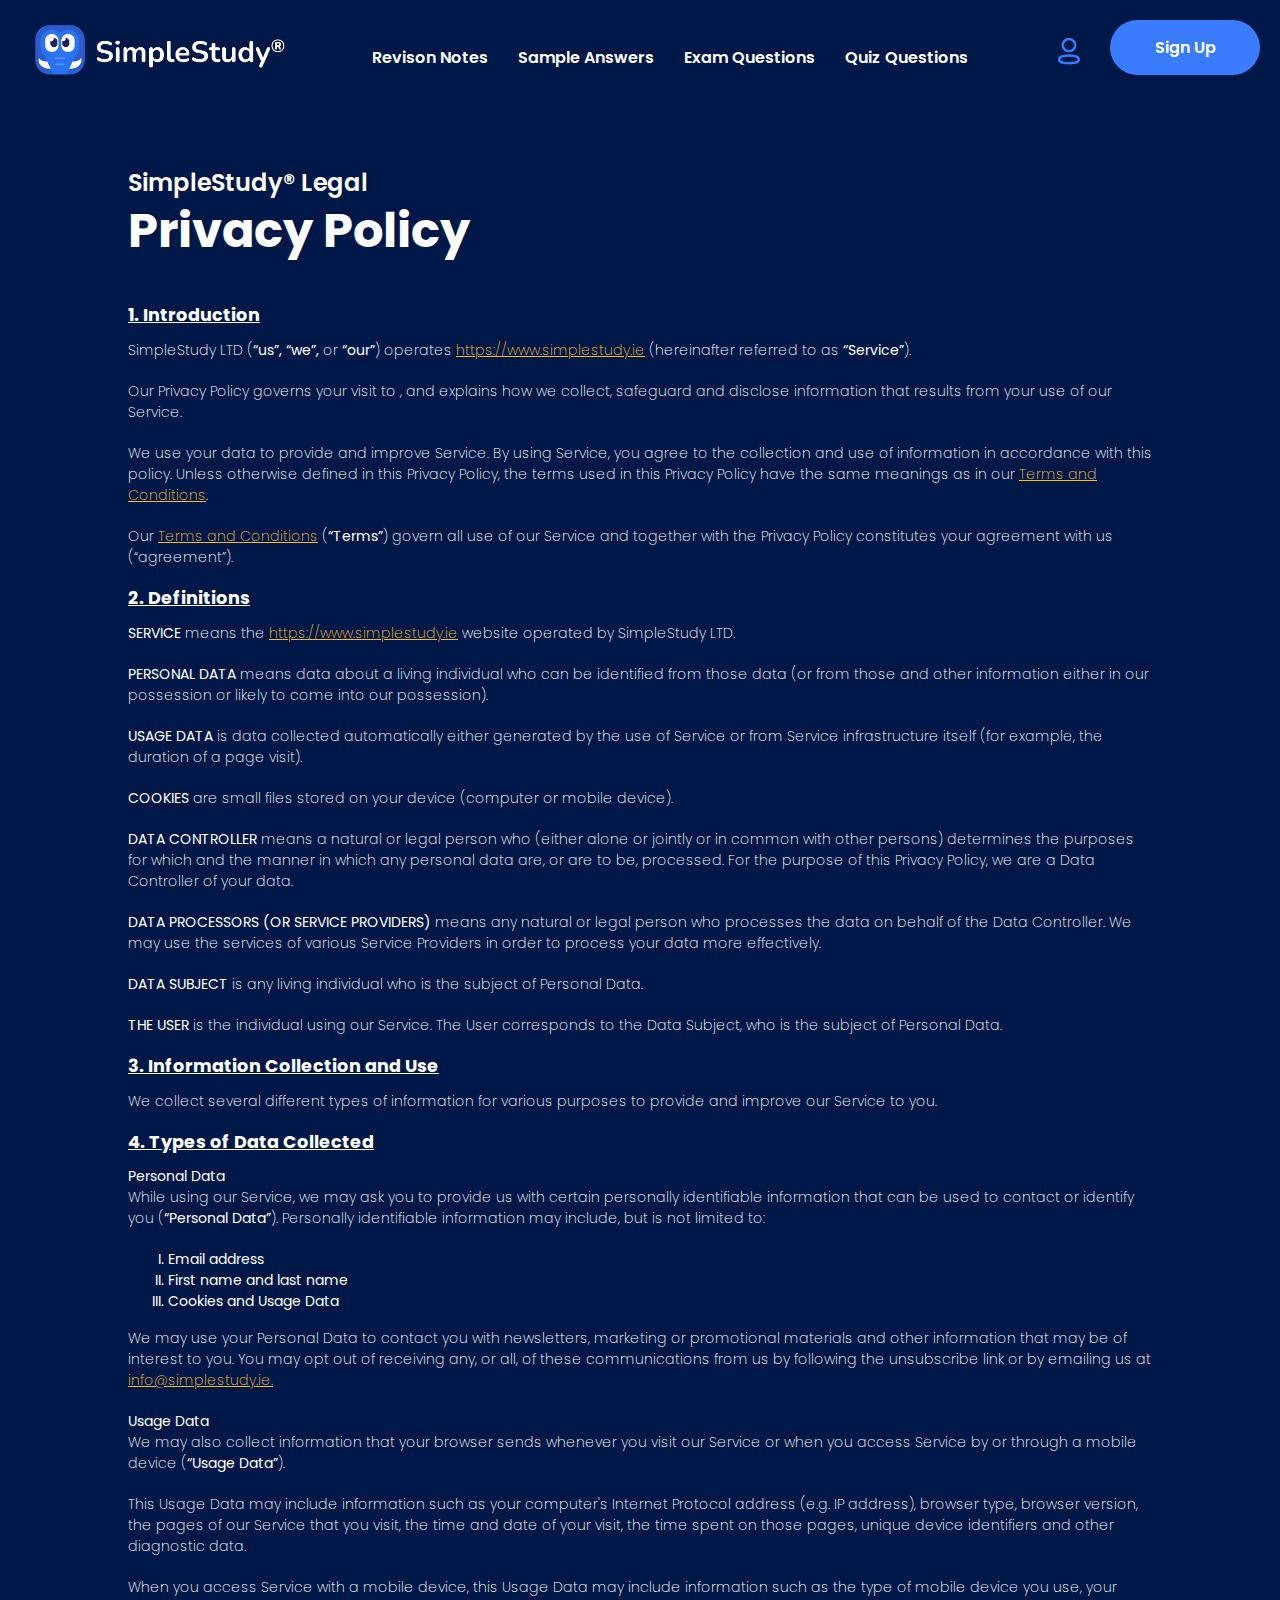
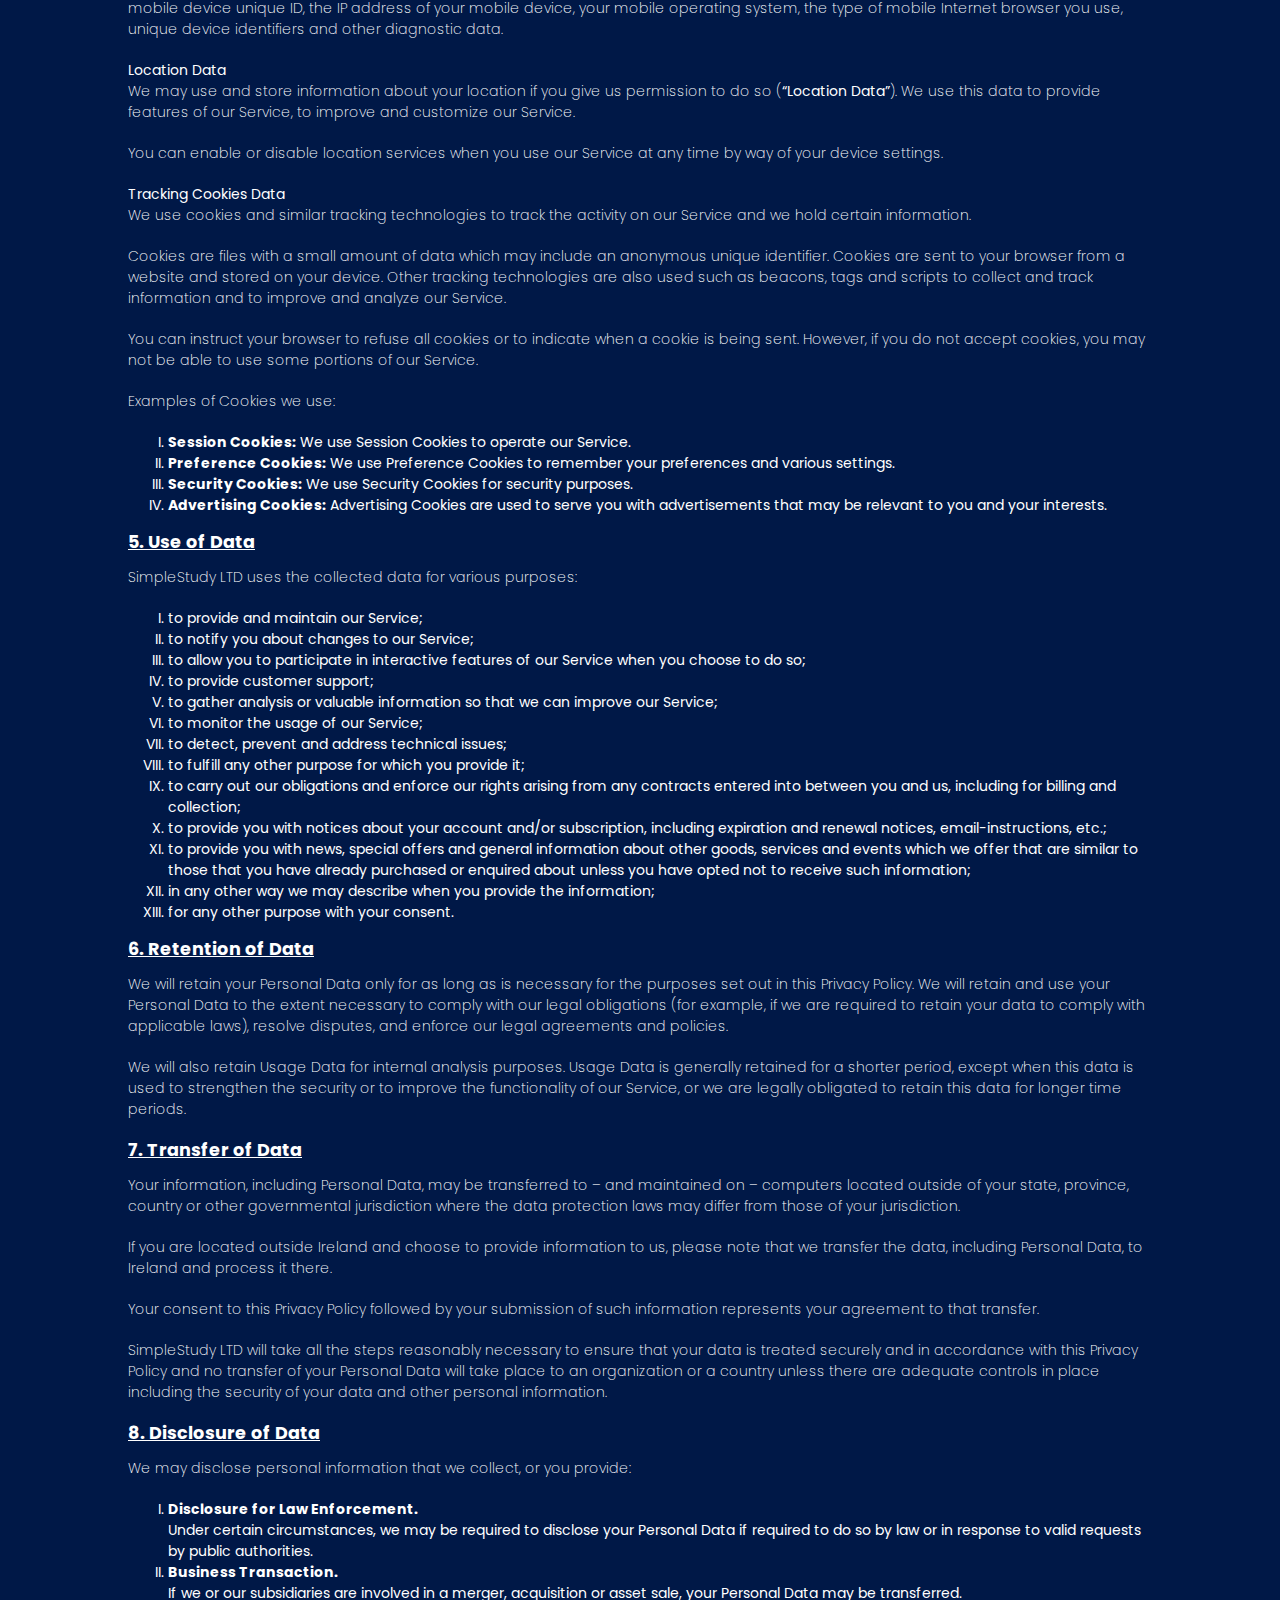
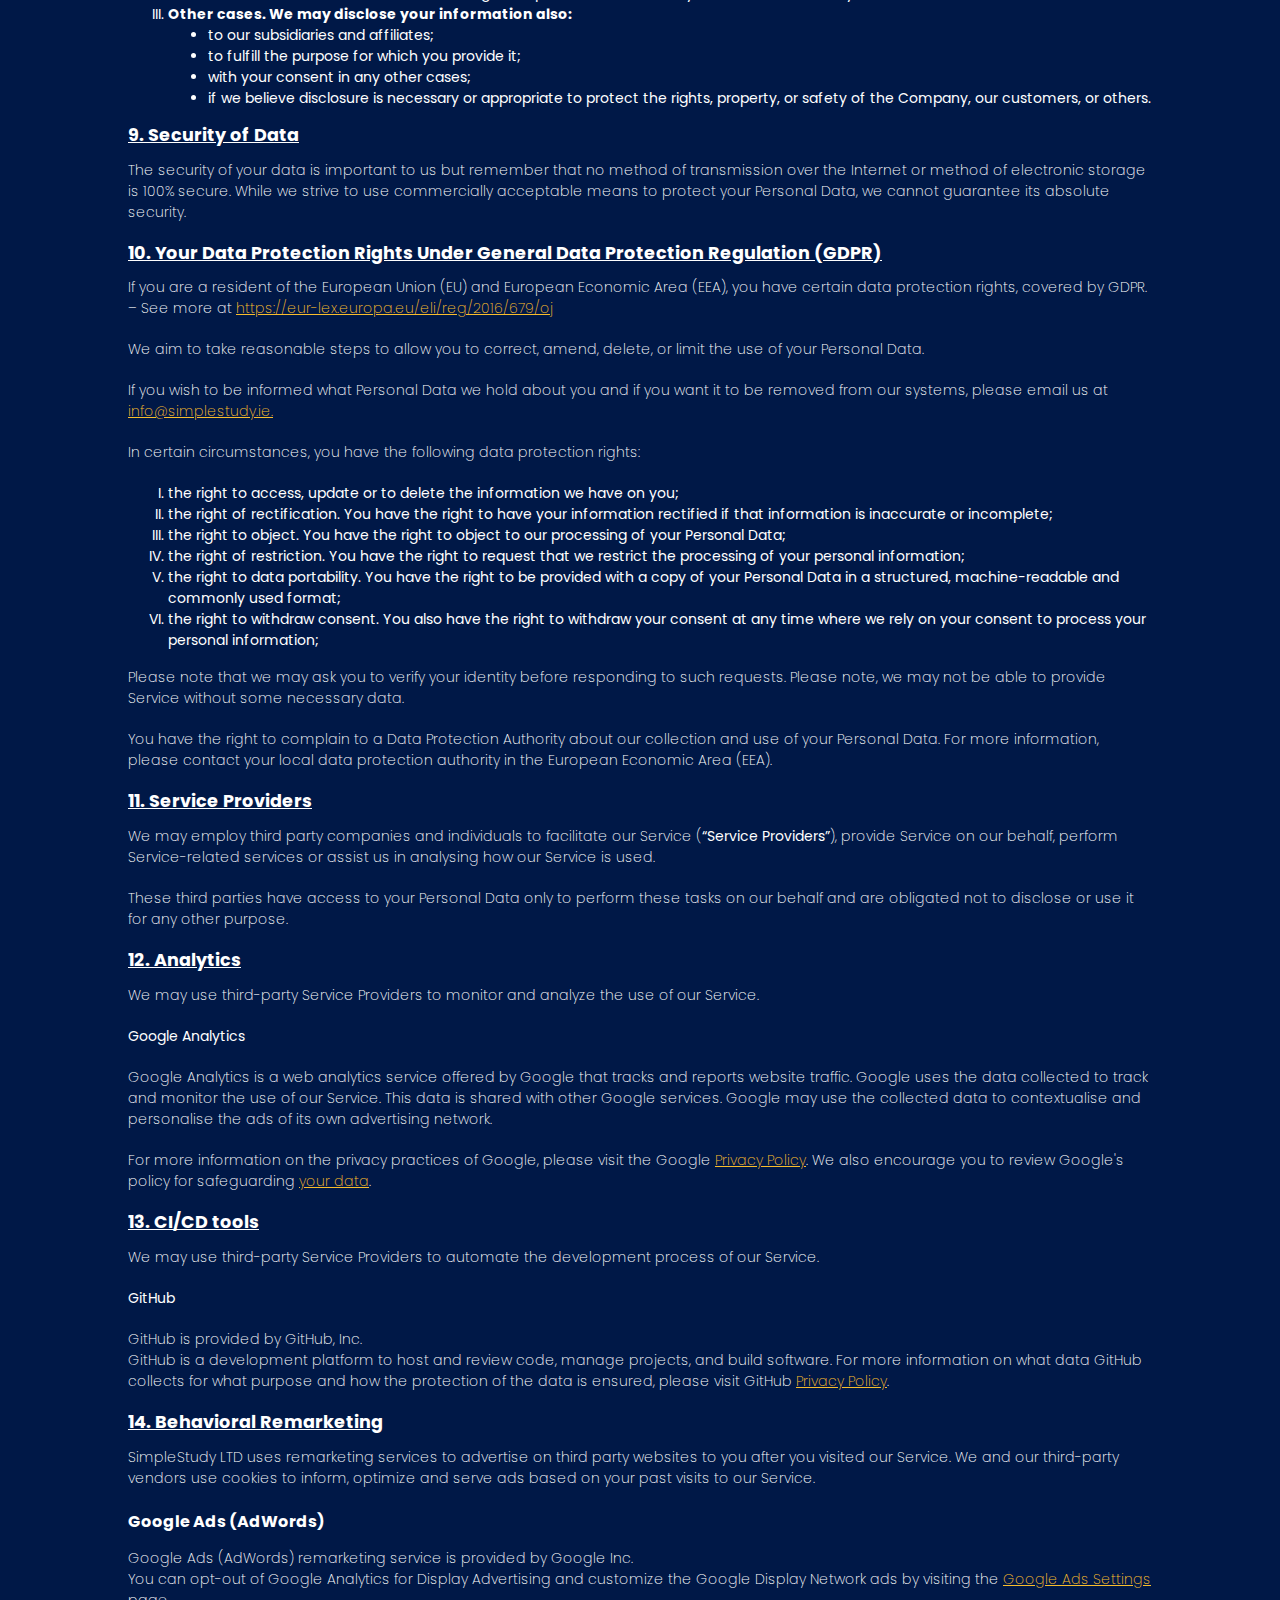
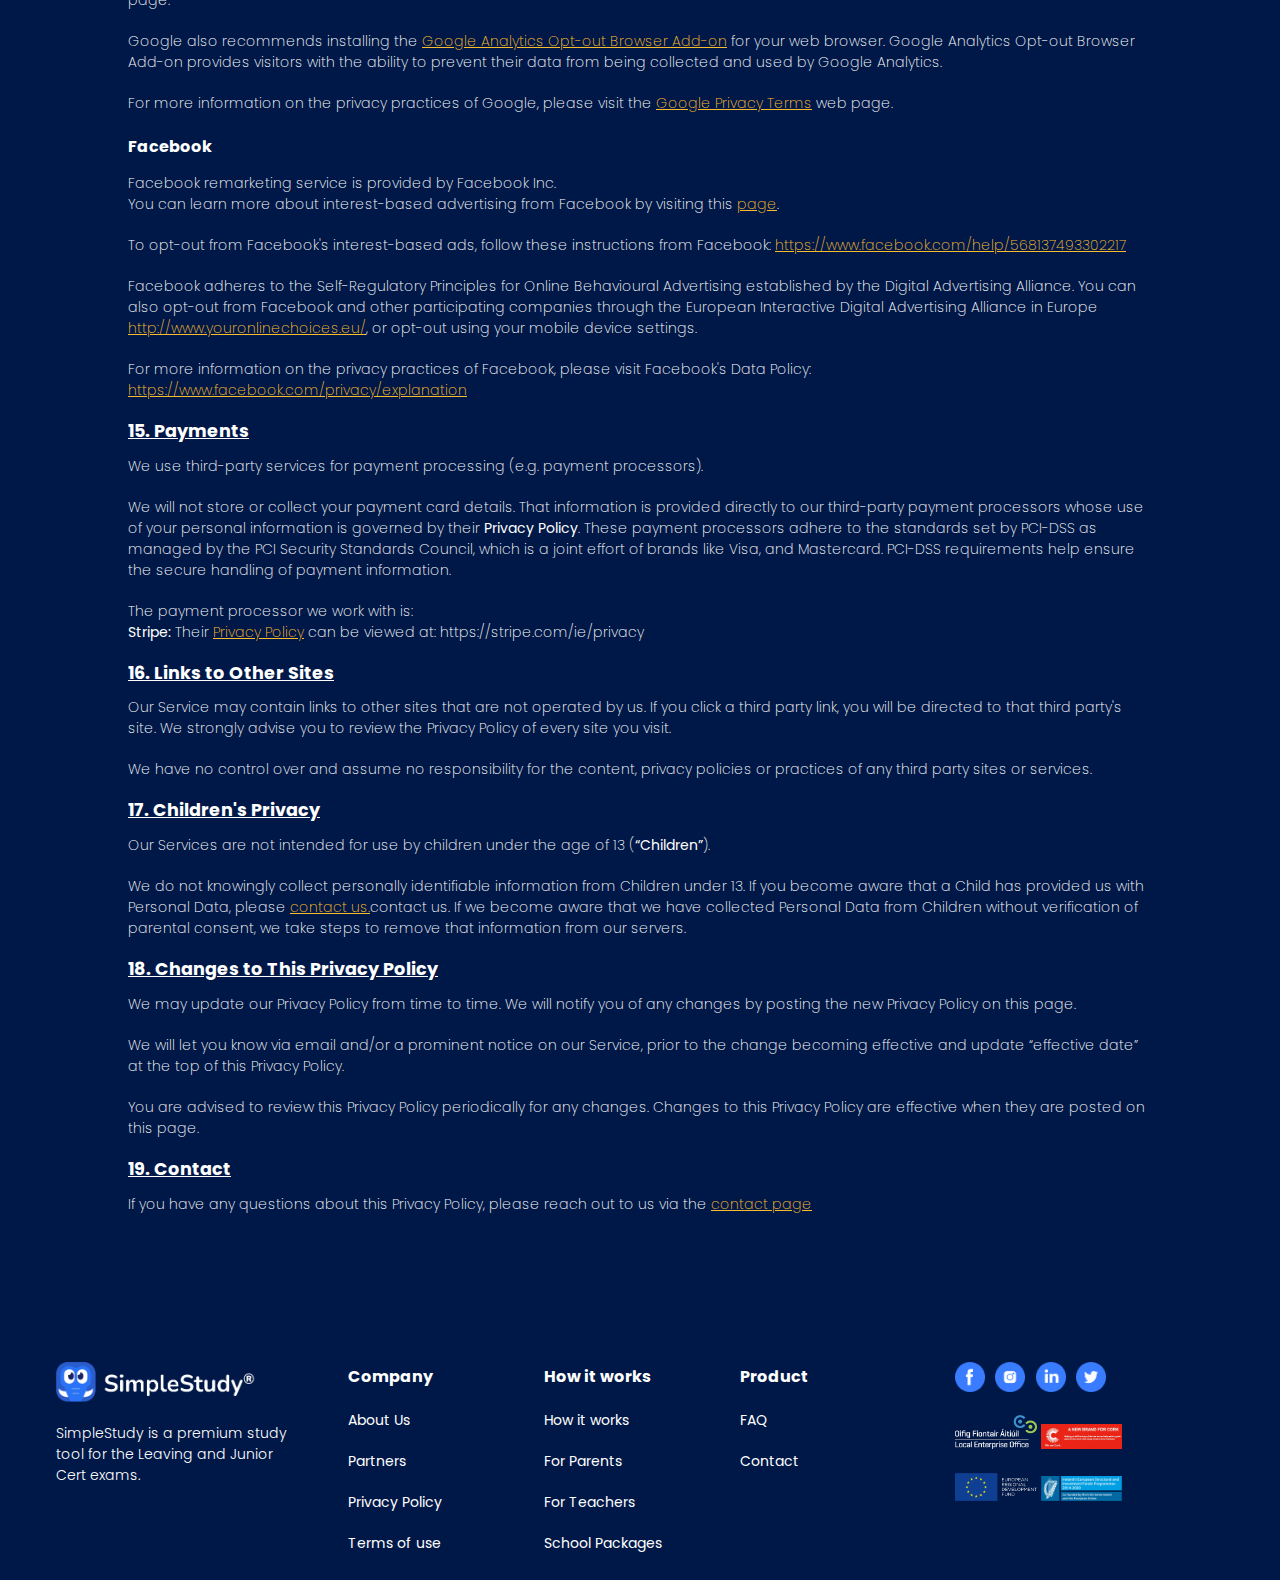
<file: HTML/privacypolicy.html>
<!DOCTYPE html>
<html lang="en">
  <head>
    <meta charset="UTF-8" />
    <meta http-equiv="X-UA-Compatible" content="IE=edge" />
    <meta name="viewport" content="width=device-width, initial-scale=1.0" />
    <title>Privacy Policy</title>
    <link rel="stylesheet"  type="text/css" href="../CSS/frontend.css" />
    <link rel="stylesheet"  type="text/css" href="../CSS/legal.css" />
  </head>
  <body>
    <!-- HEADER & NAVIGATION -->
    <header>
        <div class="header">
          <div class="desktop">
              <div>
                  <a href="https://simplestudy.ie/login" class="logo">
                      <img src="../ASSETS/brandAssets/logoWhite.png" alt="" />
                  </a>
              </div>
              <!--DESKTOP MENU -->
              <div class="header-right">
                <a href="https://simplestudy.ie/login">
                  <img src="../ASSETS/brandAssets/loginIcon.png" alt="" />
                </a>
                <a class="active" href="https://simplestudy.ie/signup/examselection">Sign Up</a>
              </div>
              <!--DESKTOP MENU LINK -->
              <!--Menu items header -->
              <div class="links">
                <a href="https://simplestudy.ie/signup/examselection">Revison Notes</a>
                <a id="sampleAnswers" href="https://simplestudy.ie/signup/examselection">Sample Answers</a>
                <a href="https://simplestudy.ie/signup/examselection">Exam Questions</a>
                <a id="quiz" href="https://simplestudy.ie/signup/examselection">Quiz Questions</a>
              </div>
          </div>
  
          <!--MOBILE MENU -->
          <div class="mobileNav">
              <div class="menu-wrap">
              <input type="checkbox" class="toggler" />
              <div class="hamburger"><div></div></div>
              <div class="menu">
                  <div>
                  <div>
                      <!-- List of items on mobile menu -->
                      <ul>
                        <li><a href="https://simplestudy.ie/guide">How it works</a></li>
                        <li><a href="https://simplestudy.ie/about">About us</a></li>
                        <li><a href="https://simplestudy.ie/contact">Contact</a></li>
                        <!-- Seperation Line -->
                        <div class="seperate"></div>
        
                        <!-- Login & Sign-up -->
                        <div class="menuLogins">
                            <li><a href="https://simplestudy.ie/login">Login</a></li>
                            <li><a href="https://simplestudy.ie/signup/examselection">Sign Up</a></li>
                        </div>
                        <li>
                            <a href="https://simplestudy.ie/signup/examselection"><img src="../ASSETS/brandAssets/logoWhite.png" /></a>
                        </li>
                      </ul>
                  </div>
                  </div>
              </div>
              </div>
          </div>
      </header>

    <!-- MAIN CONTENT SECTION -->
    <div class="mainContentContainer">
        <div>
            <p>SimpleStudy® Legal</p>
            <h1>Privacy Policy</h1>
        </div>
        <div class="legalDocs">
            <!-- 1. Introduction section -->
            <h2>1. Introduction</h2>
            <p>SimpleStudy LTD (<b>“us”, “we”,</b> or <b>“our”</b>) operates <a href="https://www.simplestudy.ie">https://www.simplestudy.ie</a> (hereinafter referred to as <b>“Service”</b>).</p>
            <p>Our Privacy Policy governs your visit to <a href="https://www.simplestudy.ie"></a>, and explains how we collect, safeguard and disclose information that results from your use of our Service. </p>
            <p>We use your data to provide and improve Service. By using Service, you agree to the collection and use of information in accordance with this policy. Unless otherwise defined in this Privacy Policy, the terms used in this Privacy Policy have the same meanings as in our <a href="">Terms and Conditions</a>.</p>
            <p>Our <a href="">Terms and Conditions</a> (<b>“Terms”</b>) govern all use of our Service and together with the Privacy Policy constitutes your agreement with us (“agreement”).</p>
            
            <!-- 2. Definitions section -->
            <h2>2. Definitions</h2>
            <p><strong>SERVICE</strong> means the <a href="https://www.simplestudy.ie">https://www.simplestudy.ie</a> website operated by SimpleStudy LTD.</p>
            <p><strong>PERSONAL DATA</strong> means data about a living individual who can be identified from those data (or from those and other information either in our possession or likely to come into our possession).</p>
            <p><strong>USAGE DATA</strong> is data collected automatically either generated by the use of Service or from Service infrastructure itself (for example, the duration of a page visit).</p>
            <p><strong>COOKIES</strong> are small files stored on your device (computer or mobile device).</p>
            <p><strong>DATA CONTROLLER</strong> means a natural or legal person who (either alone or jointly or in common with other persons) determines the purposes for which and the manner in which any personal data are, or are to be, processed. For the purpose of this Privacy Policy, we are a Data Controller of your data.</p>
            <p><strong>DATA PROCESSORS (OR SERVICE PROVIDERS)</strong> means any natural or legal person who processes the data on behalf of the Data Controller. We may use the services of various Service Providers in order to process your data more effectively.</p>
            <p><strong>DATA SUBJECT</strong> is any living individual who is the subject of Personal Data.</p>
            <p><strong>THE USER</strong> is the individual using our Service. The User corresponds to the Data Subject, who is the subject of Personal Data.</p>
            
            <!-- 3. Information Collection and Use -->
            <h2>3. Information Collection and Use</h2>
            <p>We collect several different types of information for various purposes to provide and improve our Service to you.</p>
            
            <!-- 4. Types of Data Collected -->
            <h2>4. Types of Data Collected</h2>
            <p><b>Personal Data</b><br>While using our Service, we may ask you to provide us with certain personally identifiable information that can be used to contact or identify you (<b>“Personal Data”</b>). Personally identifiable information may include, but is not limited to:</p>
            <ul>
                <li>Email address</li>
                <li>First name and last name</li>
                <li>Cookies and Usage Data</li>
            </ul>
            <p>We may use your Personal Data to contact you with newsletters, marketing or promotional materials and other information that may be of interest to you. You may opt out of receiving any, or all, of these communications from us by following the unsubscribe link or by emailing us at <a href="mailto:info@simplestudy.ie">info@simplestudy.ie.</a></p>
            
            <p><b>Usage Data</b><br>We may also collect information that your browser sends whenever you visit our Service or when you access Service by or through a mobile device (<b>“Usage Data”</b>).</p>
            <p>This Usage Data may include information such as your computer's Internet Protocol address (e.g. IP address), browser type, browser version, the pages of our Service that you visit, the time and date of your visit, the time spent on those pages, unique device identifiers and other diagnostic data.</p>
            <p>When you access Service with a mobile device, this Usage Data may include information such as the type of mobile device you use, your mobile device unique ID, the IP address of your mobile device, your mobile operating system, the type of mobile Internet browser you use, unique device identifiers and other diagnostic data.</p>
            
            <p><b>Location Data</b><br>We may use and store information about your location if you give us permission to do so (<b>“Location Data”</b>). We use this data to provide features of our Service, to improve and customize our Service.</p>
            <p>You can enable or disable location services when you use our Service at any time by way of your device settings.</p>
            
            <p><b>Tracking Cookies Data</b><br>We use cookies and similar tracking technologies to track the activity on our Service and we hold certain information.</p>
            <p>Cookies are files with a small amount of data which may include an anonymous unique identifier. Cookies are sent to your browser from a website and stored on your device. Other tracking technologies are also used such as beacons, tags and scripts to collect and track information and to improve and analyze our Service.</p>
            <p>You can instruct your browser to refuse all cookies or to indicate when a cookie is being sent. However, if you do not accept cookies, you may not be able to use some portions of our Service.</p>
            <p>Examples of Cookies we use:</p>
            <ul>
                <li><b>Session Cookies:</b> We use Session Cookies to operate our Service.</li>
                <li><b>Preference Cookies:</b> We use Preference Cookies to remember your preferences and various settings.</li>
                <li><b>Security Cookies:</b> We use Security Cookies for security purposes.</li>
                <li><b>Advertising Cookies:</b> Advertising Cookies are used to serve you with advertisements that may be relevant to you and your interests.</li>
            </ul>

            <!-- 5. Use of data-->
            <h2>5. Use of Data</h2>
            <p>SimpleStudy LTD uses the collected data for various purposes:</p>
            <ul>
                <li>to provide and maintain our Service;</li>
                <li>to notify you about changes to our Service;</li>
                <li>to allow you to participate in interactive features of our Service when you choose to do so; </li>
                <li>to provide customer support;</li>
                <li>to gather analysis or valuable information so that we can improve our Service; </li>
                <li>to monitor the usage of our Service;</li>
                <li>to detect, prevent and address technical issues;</li>
                <li>to fulfill any other purpose for which you provide it;</li>
                <li>to carry out our obligations and enforce our rights arising from any contracts entered into between you and us, including for billing and collection;</li>
                <li>to provide you with notices about your account and/or subscription, including expiration and renewal notices, email-instructions, etc.;</li>
                <li>to provide you with news, special offers and general information about other goods, services and events which we offer that are similar to those that you have already purchased or enquired about unless you have opted not to receive such information;</li>
                <li>in any other way we may describe when you provide the information;</li>
                <li>for any other purpose with your consent.</li>
            </ul>

            <!-- 6. Retention of Data -->
            <h2>6. Retention of Data</h2>
            <p>We will retain your Personal Data only for as long as is necessary for the purposes set out in this Privacy Policy. We will retain and use your Personal Data to the extent necessary to comply with our legal obligations (for example, if we are required to retain your data to comply with applicable laws), resolve disputes, and enforce our legal agreements and policies.</p>
            <p>We will also retain Usage Data for internal analysis purposes. Usage Data is generally retained for a shorter period, except when this data is used to strengthen the security or to improve the functionality of our Service, or we are legally obligated to retain this data for longer time periods.</p>

            <!-- 7. Transfer of Data -->
            <h2>7. Transfer of Data</h2>
            <p>Your information, including Personal Data, may be transferred to – and maintained on – computers located outside of your state, province, country or other governmental jurisdiction where the data protection laws may differ from those of your jurisdiction.</p>
            <p>If you are located outside Ireland and choose to provide information to us, please note that we transfer the data, including Personal Data, to Ireland and process it there.</p>
            <p>Your consent to this Privacy Policy followed by your submission of such information represents your agreement to that transfer.</p>
            <p>SimpleStudy LTD will take all the steps reasonably necessary to ensure that your data is treated securely and in accordance with this Privacy Policy and no transfer of your Personal Data will take place to an organization or a country unless there are adequate controls in place including the security of your data and other personal information.</p>

            <!-- 8. Disclosure of Data -->
            <h2>8. Disclosure of Data</h2>
            <p>We may disclose personal information that we collect, or you provide:</p>
            <ul>
                <li><b>Disclosure for Law Enforcement.</b><br>Under certain circumstances, we may be required to disclose your Personal Data if required to do so by law or in response to valid requests by public authorities.</li>
                <li><b>Business Transaction.</b><br>If we or our subsidiaries are involved in a merger, acquisition or asset sale, your Personal Data may be transferred.</li>
                <li><b>Other cases. We may disclose your information also:</b><br>
                    <ul>
                        <li>to our subsidiaries and affiliates;</li>
                        <li>to fulfill the purpose for which you provide it;</li>
                        <li>with your consent in any other cases;</li>
                        <li>if we believe disclosure is necessary or appropriate to protect the rights, property, or safety of the Company, our customers, or others.</li>
                    </ul>
                </li>
            </ul>

            <!-- 9. Security of Data -->
            <h2>9. Security of Data</h2>
            <p>The security of your data is important to us but remember that no method of transmission over the Internet or method of electronic storage is 100% secure. While we strive to use commercially acceptable means to protect your Personal Data, we cannot guarantee its absolute security.</p>


            <!-- 10. Your Data Protection Rights Under General Data Protection Regulation (GDPR) -->
            <h2>10. Your Data Protection Rights Under General Data Protection Regulation (GDPR)</h2>
            <p>If you are a resident of the European Union (EU) and European Economic Area (EEA), you have certain data protection rights, covered by GDPR. – See more at <a href="https://eur-lex.europa.eu/eli/reg/2016/679/oj">https://eur-lex.europa.eu/eli/reg/2016/679/oj</a></p>
            <p>We aim to take reasonable steps to allow you to correct, amend, delete, or limit the use of your Personal Data.</p>
            <p>If you wish to be informed what Personal Data we hold about you and if you want it to be removed from our systems, please email us at <a href="mailto:info@simplestudy.ie">info@simplestudy.ie.</a></p>
            <p>In certain circumstances, you have the following data protection rights:</p>
            <ul>
                <li>the right to access, update or to delete the information we have on you;</li>
                <li>the right of rectification. You have the right to have your information rectified if that information is inaccurate or incomplete;</li>
                <li>the right to object. You have the right to object to our processing of your Personal Data;</li>
                <li>the right of restriction. You have the right to request that we restrict the processing of your personal information;</li> 
                <li>the right to data portability. You have the right to be provided with a copy of your Personal Data in a structured, machine-readable and commonly used format;</li>
                <li>the right to withdraw consent. You also have the right to withdraw your consent at any time where we rely on your consent to process your personal information;</li>
            </ul>
            <p>Please note that we may ask you to verify your identity before responding to such requests. Please note, we may not be able to provide Service without some necessary data.</p>
            <p>You have the right to complain to a Data Protection Authority about our collection and use of your Personal Data. For more information, please contact your local data protection authority in the European Economic Area (EEA).</p>

            <!-- 11. Service Providers -->
            <h2>11. Service Providers</h2>
            <p>We may employ third party companies and individuals to facilitate our Service (<b>“Service Providers”</b>), provide Service on our behalf, perform Service-related services or assist us in analysing how our Service is used.</p>
            <p>These third parties have access to your Personal Data only to perform these tasks on our behalf and are obligated not to disclose or use it for any other purpose.</p>

            <!-- 12. Analytics -->
            <h2>12. Analytics</h2>
            <p>We may use third-party Service Providers to monitor and analyze the use of our Service.<p>
            <b>Google Analytics</b>
            <p>Google Analytics is a web analytics service offered by Google that tracks and reports website traffic. Google uses the data collected to track and monitor the use of our Service. This data is shared with other Google services. Google may use the collected data to contextualise and personalise the ads of its own advertising network.</p>
            <p>For more information on the privacy practices of Google, please visit the Google <a href="https://policies.google.com/privacy?hl=en">Privacy Policy</a>.
            We also encourage you to review Google's policy for safeguarding <a href="https://support.google.com/analytics/answer/6004245.">your data</a>.
            </p>
  
            <!-- 13. CI/CD tools -->
            <h2>13. CI/CD tools</h2>
            <p>We may use third-party Service Providers to automate the development process of our Service.<p>
            <b>GitHub</b>
            <p>GitHub is provided by GitHub, Inc.<br>
            GitHub is a development platform to host and review code, manage projects, and build software.
            For more information on what data GitHub collects for what purpose and how the protection of the data is ensured, please visit GitHub <a href="https://help.github.com/en/articles/github-privacy-statement.">Privacy Policy</a>.
            </p>
  
            <!-- 14. Behavioral Remarketing -->
            <h2>14. Behavioral Remarketing</h2>
            <p>SimpleStudy LTD uses remarketing services to advertise on third party websites to you after you visited our Service. We and our third-party vendors use cookies to inform, optimize and serve ads based on your past visits to our Service.</p>
            <b>Google Ads (AdWords)</b>
            <p>Google Ads (AdWords) remarketing service is provided by Google Inc.<br>You can opt-out of Google Analytics for Display Advertising and customize the Google Display Network ads by visiting the <a href="http://www.google.com/settings/ads">Google Ads Settings</a> page.</p>
            <p>Google also recommends installing the <a href="https://tools.google.com/dlpage/gaoptout">Google Analytics Opt-out Browser Add-on</a> for your web browser. Google Analytics Opt-out Browser Add-on provides visitors with the ability to prevent their data from being collected and used by Google Analytics.</p>
            <p>For more information on the privacy practices of Google, please visit the <a href="https://policies.google.com/privacy?hl=en">Google Privacy Terms</a> web page.</p>
            <b>Facebook</b>
            <p>Facebook remarketing service is provided by Facebook Inc.<br>You can learn more about interest-based advertising from Facebook by visiting this <a href="https://www.facebook.com/help/164968693837950">page</a>.</p>
            <p>To opt-out from Facebook's interest-based ads, follow these instructions from Facebook: <a href="https://www.facebook.com/help/568137493302217">https://www.facebook.com/help/568137493302217</a></p>
            <p>Facebook adheres to the Self-Regulatory Principles for Online Behavioural Advertising established by the Digital Advertising Alliance. You can also opt-out from Facebook and other participating companies through the European Interactive Digital Advertising Alliance in Europe <a href="http://www.youronlinechoices.eu/">http://www.youronlinechoices.eu/</a>, or opt-out using your mobile device settings.</p>
            <p>For more information on the privacy practices of Facebook, please visit Facebook's Data Policy: <a href="https://www.facebook.com/privacy/explanation">https://www.facebook.com/privacy/explanation</a></p>
            
            <!-- 15. Payments -->
            <h2>15. Payments</h2>
            <p>We use third-party services for payment processing (e.g. payment processors).</p>
            <p>We will not store or collect your payment card details. That information is provided directly to our third-party payment processors whose use of your personal information is governed by their <b>Privacy Policy</b>. 
            These payment processors adhere to the standards set by PCI-DSS as managed by the PCI Security Standards Council, which is a joint effort of brands like Visa, and Mastercard. PCI-DSS requirements help ensure the secure handling of payment information.</p>
            <p>The payment processor we work with is:<br><b>Stripe: </b>Their <a href="https://stripe.com/ie/privacy">Privacy Policy</a> can be viewed at: https://stripe.com/ie/privacy</p>

            <!-- 16. Links to Other Sites -->
            <h2>16. Links to Other Sites</h2>
            <p>Our Service may contain links to other sites that are not operated by us. If you click a third party link, you will be directed to that third party's site. We strongly advise you to review the Privacy Policy of every site you visit.</p>
            <p>We have no control over and assume no responsibility for the content, privacy policies or practices of any third party sites or services.</p>
            
            <!-- 17. Children's Privacy -->
            <h2>17. Children's Privacy</h2>
            <p>Our Services are not intended for use by children under the age of 13 (<b>“Children”</b>).</p>
            <p>We do not knowingly collect personally identifiable information from Children under 13. If you become aware that a Child has provided us with Personal Data, please <a href="">contact us.</a>contact us. If we become aware that we have collected Personal Data from Children without verification of parental consent, we take steps to remove that information from our servers.</p>
            
            <!-- 18. Changes to This Privacy Policy-->
            <h2>18. Changes to This Privacy Policy</h2>
            <p>We may update our Privacy Policy from time to time. We will notify you of any changes by posting the new Privacy Policy on this page.</p>
            <p>We will let you know via email and/or a prominent notice on our Service, prior to the change becoming effective and update “effective date” at the top of this Privacy Policy.</p>
            <p>You are advised to review this Privacy Policy periodically for any changes. Changes to this Privacy Policy are effective when they are posted on this page.</p>
            
            <!-- 19. Contact -->
            <h2>19. Contact</h2>
            <p>If you have any questions about this Privacy Policy, please reach out to us via the <a href="contact">contact page</a>
                </p>
        </div>
    </div>

    <!--FOOTER -->
    <footer class="footer">
      <div class="footColumn">
        <div class="footerLogo">
          <!-- SimpleStudy® logo in white for footer-->
          <img src="../ASSETS/brandAssets/logoWhite.png" />
          <!-- company description on footer-->
          <p>
            SimpleStudy is a premium study tool for the Leaving and Junior Cert
            exams.
          </p>
        </div>
      </div>
      <div class="footColumn">
        <div class="list">
          <!-- SimpleStudy® footer links : company-->
          <h4>Company</h4>
          <ul>
            <li><a href="https://simplestudy.ie/about">About Us</a></li>
            <li><a href="https://simplestudy.ie/partners">Partners</a></li>
            <li><a href="https://simplestudy.ie/privacy">Privacy Policy</a></li>
            <li><a href="https://simplestudy.ie/privacy">Terms of use</a></li>
          </ul>
        </div>
      </div>
      <div class="footColumn">
        <div class="list">
          <!-- SimpleStudy® footer links : how it works -->
          <h4>How it works</h4>
          <ul>
            <li><a href="https://simplestudy.ie/guide">How it works</a></li>
            <li><a href="https://simplestudy.ie/parents">For Parents</a></li>
            <li><a href="https://simplestudy.ie/teachers">For Teachers</a></li>
            <li><a href="https://simplestudy.ie/schools">School Packages</a></li>
          </ul>
        </div>
      </div>
      <div class="footColumn">
        <div class="list">
          <!-- SimpleStudy® footer links : how it product-->
          <h4>Product</h4>
          <ul>
            <li><a href="https://simplestudy.ie/faq">FAQ</a></li>
            <li><a href="https://simplestudy.ie/contact">Contact</a></li>
          </ul>
        </div>
      </div>
      <div class="footColumn">
        <!-- Social links -->
        <div class="socialSupport">
          <div class="socials">
            <a target="_blank" href="https://www.facebook.com/simplestudy.ie"><img src="../ASSETS/brandAssets/facebook.png"/></a>
            <a target="_blank" href="https://www.instagram.com/simplestudy_ie"><img src="../ASSETS/brandAssets/insta.png"/></a>
            <a target="_blank" href="https://twitter.com/simplestudyIE"><img src="../ASSETS/brandAssets/linkedin.png"/></a>
            <a target="_blank" href="https://www.linkedin.com/company/simplestudy"><img src="../ASSETS/brandAssets/twitter.png"/></a>
          </div>
          <!-- logos of LEO, Funding, We are cork etc.s -->
          <div class="supportedBy">
              <div>
                  <img src="../ASSETS/brandAssets/LEO.png"/>
                  <img src="../ASSETS/brandAssets/cork.jpg" />
              </div>
              <div>
                  <img src="../ASSETS/brandAssets/europe.png" />
                  <img src="../ASSETS/brandAssets/euFund.png" />
              </div>
          </div>
        </div>
      </div>
    </footer>
  </body>
  </html>
</file>
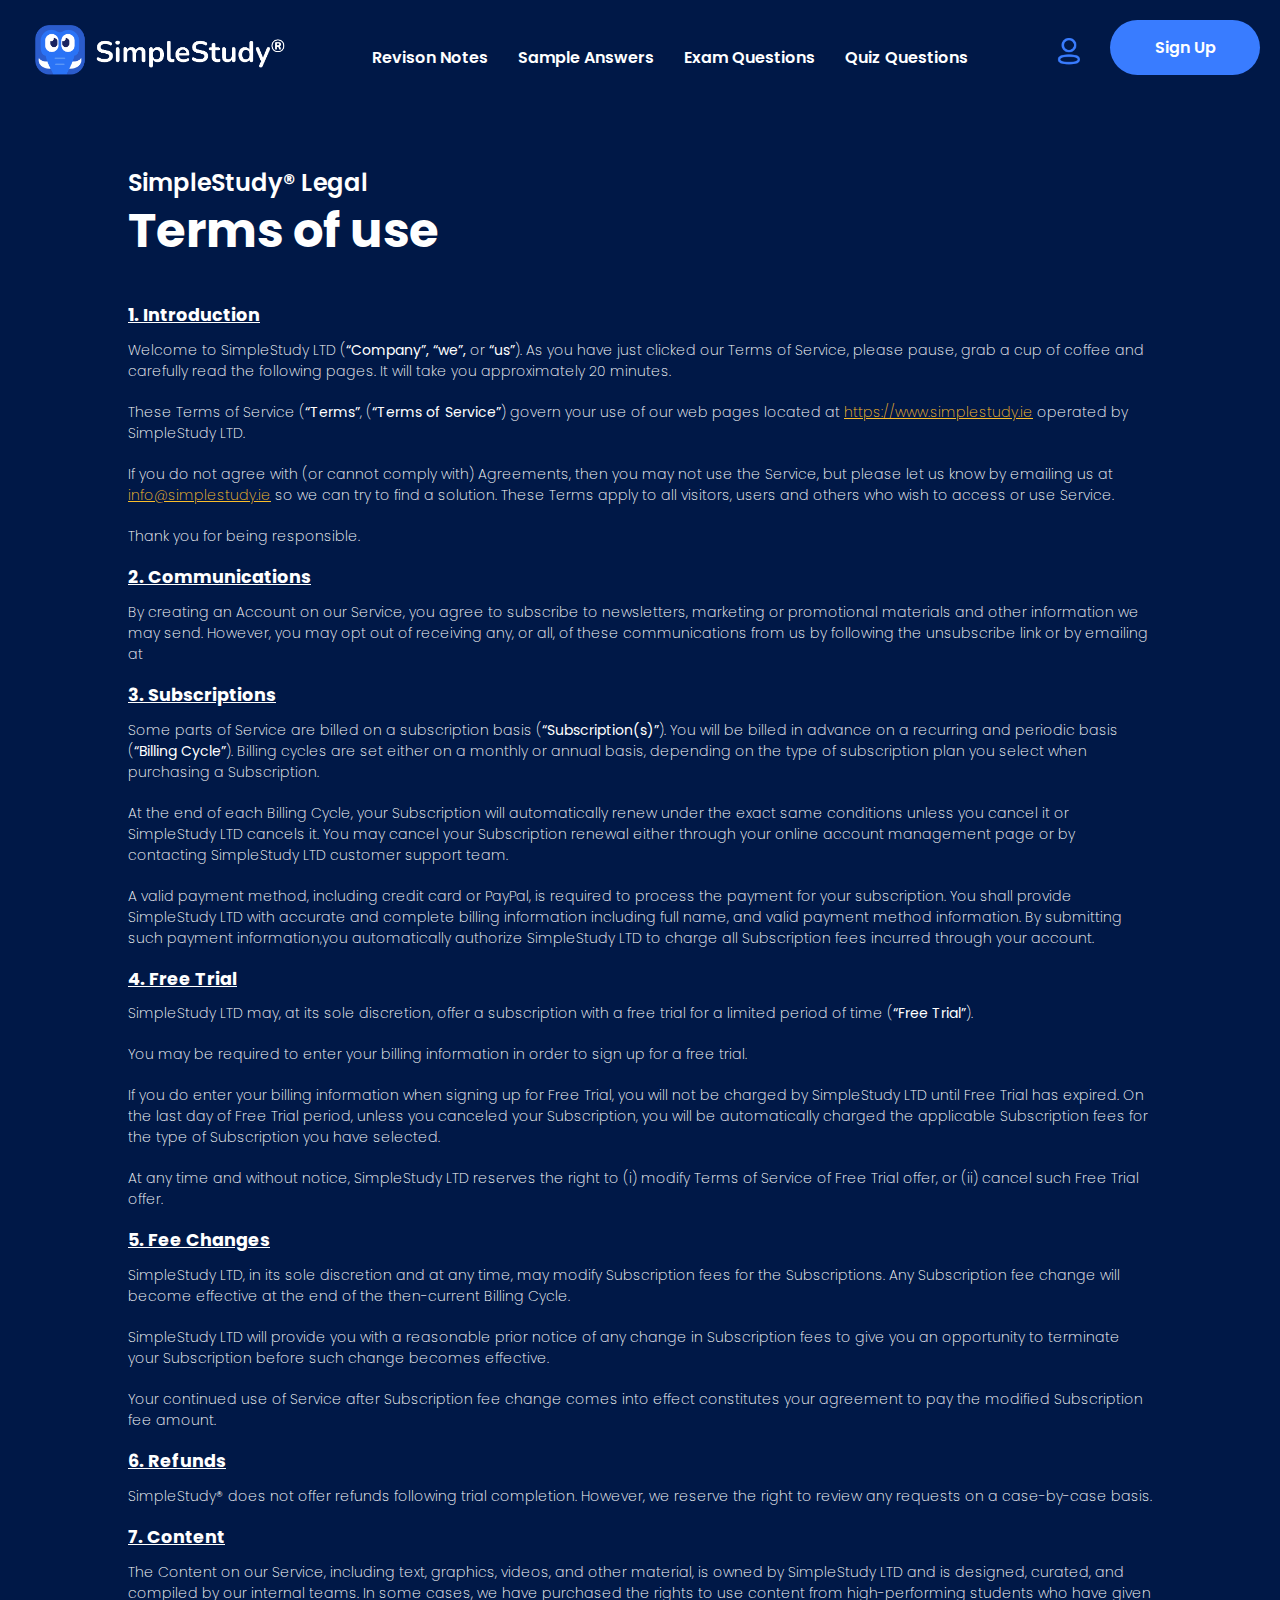
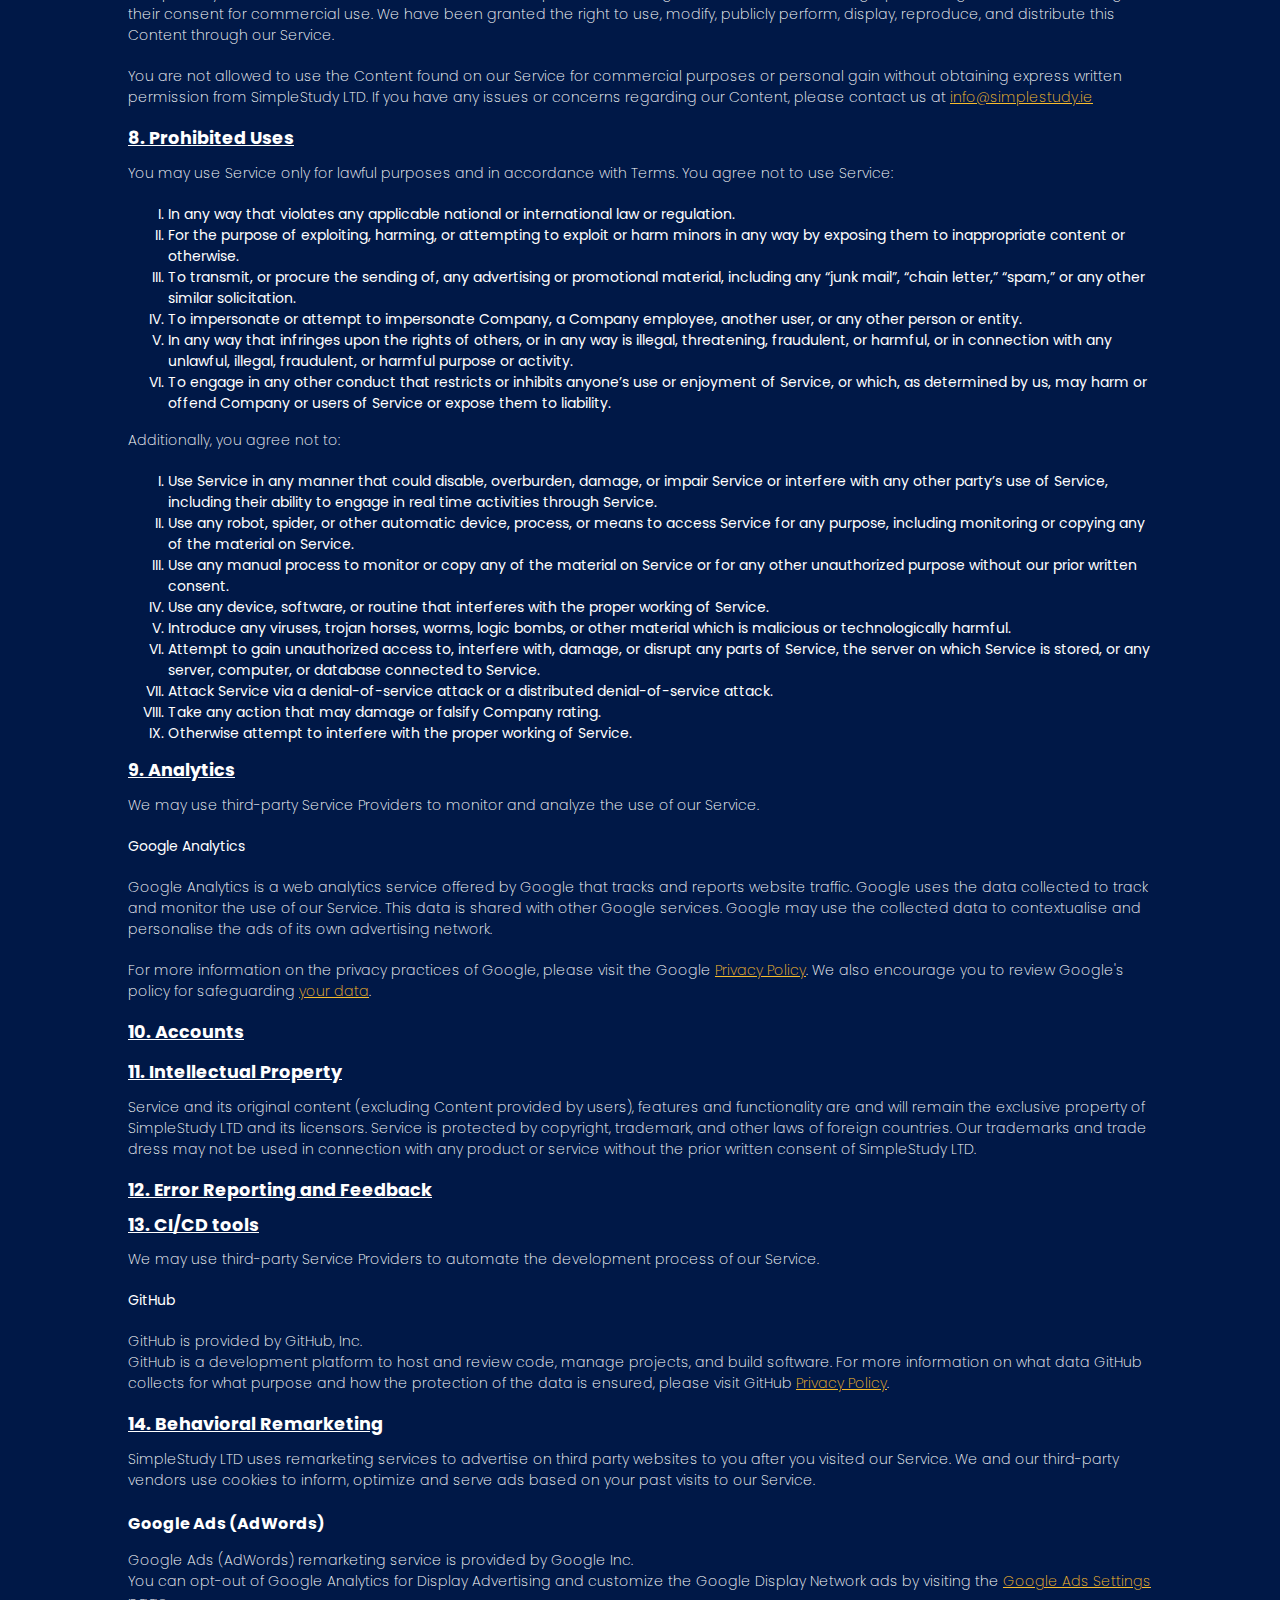
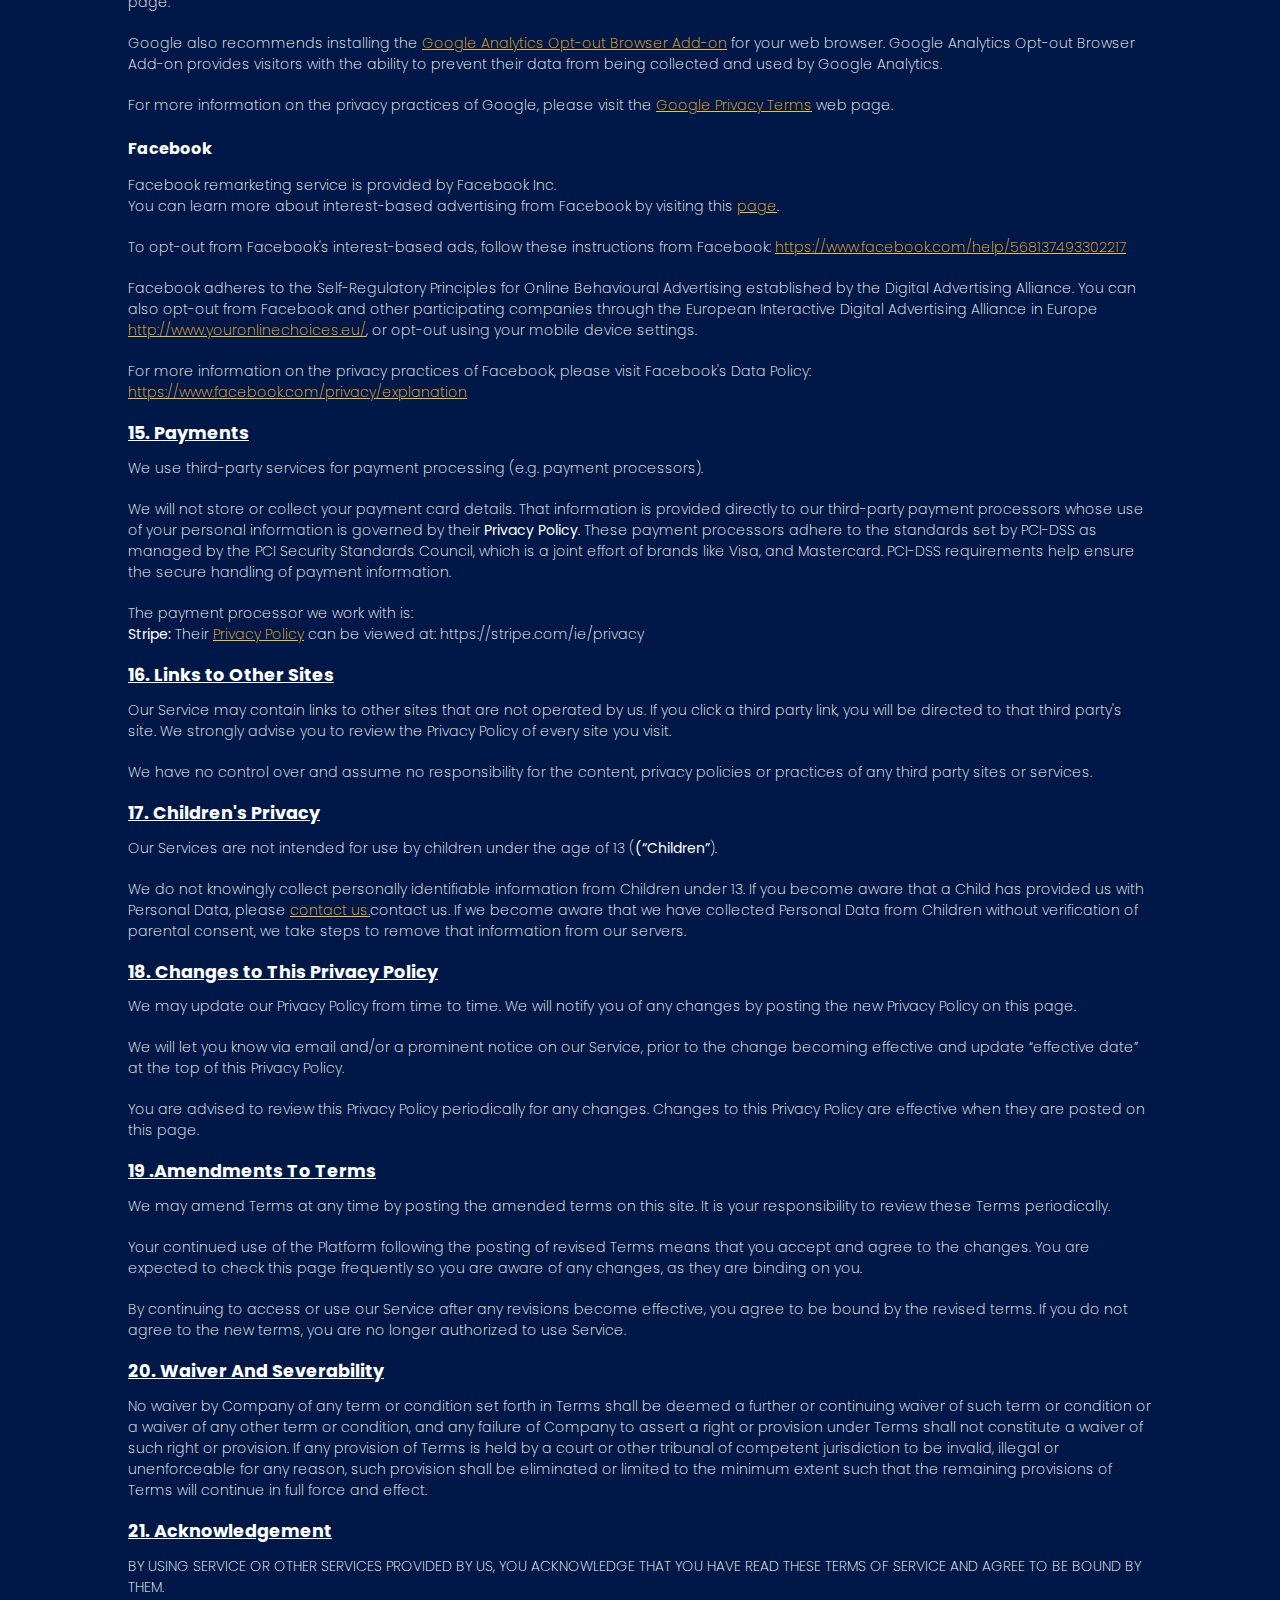
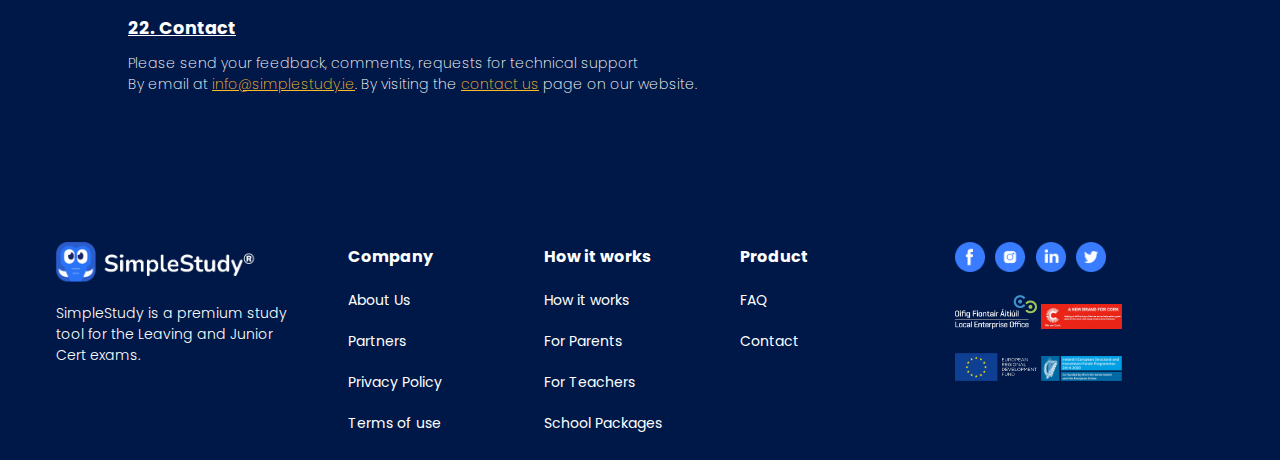
<file: HTML/termsofuse.html>
<!DOCTYPE html>
<html lang="en">
  <head>
    <meta charset="UTF-8" />
    <meta http-equiv="X-UA-Compatible" content="IE=edge" />
    <meta name="viewport" content="width=device-width, initial-scale=1.0" />
    <title>Terms of use</title>
    <link rel="stylesheet"  type="text/css" href="../CSS/frontend.css" />
    <link rel="stylesheet"  type="text/css" href="../CSS/legal.css" />
  </head>
  <body>
    <!-- HEADER & NAVIGATION -->
    <header>
        <div class="header">
          <div class="desktop">
              <div>
                  <a href="https://simplestudy.ie/login" class="logo">
                      <img src="../ASSETS/brandAssets/logoWhite.png" alt="" />
                  </a>
              </div>
              <!--DESKTOP MENU -->
              <div class="header-right">
                <a href="https://simplestudy.ie/login">
                  <img src="../ASSETS/brandAssets/loginIcon.png" alt="" />
                </a>
                <a class="active" href="https://simplestudy.ie/signup/examselection">Sign Up</a>
              </div>
              <!--DESKTOP MENU LINK -->
              <!--Menu items header -->
              <div class="links">
                <a href="https://simplestudy.ie/signup/examselection">Revison Notes</a>
                <a id="sampleAnswers" href="https://simplestudy.ie/signup/examselection">Sample Answers</a>
                <a href="https://simplestudy.ie/signup/examselection">Exam Questions</a>
                <a id="quiz" href="https://simplestudy.ie/signup/examselection">Quiz Questions</a>
              </div>
          </div>
  
          <!--MOBILE MENU -->
          <div class="mobileNav">
              <div class="menu-wrap">
              <input type="checkbox" class="toggler" />
              <div class="hamburger"><div></div></div>
              <div class="menu">
                  <div>
                  <div>
                      <!-- List of items on mobile menu -->
                      <ul>
                        <li><a href="https://simplestudy.ie/guide">How it works</a></li>
                        <li><a href="https://simplestudy.ie/about">About us</a></li>
                        <li><a href="https://simplestudy.ie/contact">Contact</a></li>
                        <!-- Seperation Line -->
                        <div class="seperate"></div>
        
                        <!-- Login & Sign-up -->
                        <div class="menuLogins">
                            <li><a href="https://simplestudy.ie/login">Login</a></li>
                            <li><a href="https://simplestudy.ie/signup/examselection">Sign Up</a></li>
                        </div>
                        <li>
                            <a href="https://simplestudy.ie/signup/examselection"><img src="../ASSETS/brandAssets/logoWhite.png" /></a>
                        </li>
                      </ul>
                  </div>
                  </div>
              </div>
              </div>
          </div>
      </header>

    <!-- MAIN CONTENT SECTION -->
    <div class="mainContentContainer">
        <div>
            <p>SimpleStudy® Legal</p>
            <h1>Terms of use</h1>
        </div>
        <div class="legalDocs">
            <!-- 1. Introduction section -->
            <h2>1. Introduction</h2>
            <p>Welcome to SimpleStudy LTD (<b>“Company”, “we”,</b> or <b>“us”</b>).  As you have just clicked our Terms of Service, please pause, grab a cup of coffee and carefully read the following pages. It will take you approximately 20 minutes.</p>
            <p>These Terms of Service (<b>“Terms”</b>, (<b>“Terms of Service”</b>) govern your use of our web pages located at <a href="https://www.simplestudy.ie">https://www.simplestudy.ie</a> operated by SimpleStudy LTD.</p>
            <p>If you do not agree with (or cannot comply with) Agreements, then you may not use the Service, but please let us know by emailing us at <a href="mailto:info@simplestudy.ie">info@simplestudy.ie</a> so we can try to find a solution. These Terms apply to all visitors, users and others who wish to access or use Service.</p>
            <p>Thank you for being responsible.</p>

            <!-- 2. Definitions section -->
            <h2>2. Communications</h2>
            <p>By creating an Account on our Service, you agree to subscribe to newsletters, marketing or promotional materials and other information we may send. However, you may opt out of receiving any, or all, of these communications from us by following the unsubscribe link or by emailing at <a href="mailto:info@simplestudy.ie"></a></p>

            <!-- 3. Subscriptions -->
            <h2>3. Subscriptions</h2>
            <p> Some parts of Service are billed on a subscription basis (<b>“Subscription(s)”</b>). You will be billed in advance on a recurring and periodic basis (<b>“Billing Cycle”</b>). Billing cycles are set either on a monthly or annual basis, depending on the type of subscription plan you select when purchasing a Subscription. </p>
            <p> At the end of each Billing Cycle, your Subscription will automatically renew under the exact same conditions unless you cancel it or SimpleStudy LTD cancels it. You may cancel your Subscription renewal either through your online account management page or by contacting SimpleStudy LTD customer support team. </p>
            <p> A valid payment method, including credit card or PayPal, is required to process the payment for your subscription. You shall provide SimpleStudy LTD with accurate and complete billing information including full name, and valid payment method information. By submitting such payment information,you automatically authorize SimpleStudy LTD to charge all Subscription fees incurred through your account. </p>
            
            <!-- 4. Information Collection and Use -->
            <h2>4. Free Trial </h2>
            <p>SimpleStudy LTD may, at its sole discretion, offer a subscription with a free trial for a limited period of time (<b>“Free Trial”</b>). </p>
            <p>You may be required to enter your billing information in order to sign up for a free trial. </p>
            <p>If you do enter your billing information when signing up for Free Trial, you will not be charged by SimpleStudy LTD until Free Trial has expired. On the last day of Free Trial period, unless you canceled your Subscription, you will be automatically charged the applicable Subscription fees for the type of Subscription you have selected. </p>
            <p>At any time and without notice, SimpleStudy LTD reserves the right to (i) modify Terms of Service of Free Trial offer, or (ii) cancel such Free Trial offer.</p>
            
            <!-- 5. Fee Changes -->
            <h2> 5. Fee Changes </h2>
            <p>SimpleStudy LTD, in its sole discretion and at any time, may modify Subscription fees for the Subscriptions. Any Subscription fee change will become effective at the end of the then-current Billing Cycle. </p>
            <p>SimpleStudy LTD will provide you with a reasonable prior notice of any change in Subscription fees to give you an opportunity to terminate your Subscription before such change becomes effective. </p>
            <p>Your continued use of Service after Subscription fee change comes into effect constitutes your agreement to pay the modified Subscription fee amount. </p>
            
            <!-- 6. Refunds -->
            <h2>6. Refunds</h2>
            <p> SimpleStudy® does not offer refunds following trial completion. However, we reserve the right to review any requests on a case-by-case basis. </p>

            <!-- 7. Content -->
            <h2>7. Content </h2>
            <p>The Content on our Service, including text, graphics, videos, and other material, is owned by SimpleStudy LTD and is designed, curated, and compiled by our internal teams. In some cases, we have purchased the rights to use content from high-performing students who have given their consent for commercial use. We have been granted the right to use, modify, publicly perform, display, reproduce, and distribute this Content through our Service. </p>
            <p>You are not allowed to use the Content found on our Service for commercial purposes or personal gain without obtaining express written permission from SimpleStudy LTD. If you have any issues or concerns regarding our Content, please contact us at <a href="mailto:info@simplestudy.ie">info@simplestudy.ie</a>

            <!-- 8. Prohibited Uses  -->
            <h2>8. Prohibited Uses</h2>
            <p>You may use Service only for lawful purposes and in accordance with Terms. You agree not to use Service:</p>
            <ul>
                <li>In any way that violates any applicable national or international law or regulation.</li>
                <li>For the purpose of exploiting, harming, or attempting to exploit or harm minors in any way by exposing them to inappropriate content or otherwise.</li>
                <li>To transmit, or procure the sending of, any advertising or promotional material, including any “junk mail”, “chain letter,” “spam,” or any other similar solicitation.</li>
                <li>To impersonate or attempt to impersonate Company, a Company employee, another user, or any other person or entity.</li>
                <li>In any way that infringes upon the rights of others, or in any way is illegal, threatening, fraudulent, or harmful, or in connection with any unlawful, illegal, fraudulent, or harmful purpose or activity.</li>
                <li>To engage in any other conduct that restricts or inhibits anyone’s use or enjoyment of Service, or which, as determined by us, may harm or offend Company or users of Service or expose them to liability.</li>
            </ul>
            <p>Additionally, you agree not to:</p>
            <ul>
                <li>Use Service in any manner that could disable, overburden, damage, or impair Service or interfere with any other party’s use of Service, including their ability to engage in real time activities through Service.</li>
                <li>Use any robot, spider, or other automatic device, process, or means to access Service for any purpose, including monitoring or copying any of the material on Service.</li>
                <li>Use any manual process to monitor or copy any of the material on Service or for any other unauthorized purpose without our prior written consent.</li>
                <li>Use any device, software, or routine that interferes with the proper working of Service.</li>
                <li>Introduce any viruses, trojan horses, worms, logic bombs, or other material which is malicious or technologically harmful.</li>
                <li>Attempt to gain unauthorized access to, interfere with, damage, or disrupt any parts of Service, the server on which Service is stored, or any server, computer, or database connected to Service.</li>
                <li>Attack Service via a denial-of-service attack or a distributed denial-of-service attack.</li>
                <li>Take any action that may damage or falsify Company rating.</li>
                <li>Otherwise attempt to interfere with the proper working of Service.</li>
            </ul>

            <!-- 9. Analytics -->
            <h2>9. Analytics</h2>
            <p>We may use third-party Service Providers to monitor and analyze the use of our Service.<p>
            <b>Google Analytics</b>
            <p>Google Analytics is a web analytics service offered by Google that tracks and reports website traffic. Google uses the data collected to track and monitor the use of our Service. This data is shared with other Google services. Google may use the collected data to contextualise and personalise the ads of its own advertising network.</p>
            <p>For more information on the privacy practices of Google, please visit the Google <a href="https://policies.google.com/privacy?hl=en">Privacy Policy</a>.
            We also encourage you to review Google's policy for safeguarding <a href="https://support.google.com/analytics/answer/6004245.">your data</a>.
            </p>

            <!-- 10. Accounts-->
            <h2>10. Accounts</h2>
            <p></p>

            <!-- 11. Information Collection and Use -->
            <h2>11. Intellectual Property</h2>
            <p>Service and its original content (excluding Content provided by users), features and functionality are and will remain the exclusive property of SimpleStudy LTD and its licensors. Service is protected by copyright, trademark, and other laws of foreign countries. Our trademarks and trade dress may not be used in connection with any product or service without the prior written consent of SimpleStudy LTD.</p>

            <!-- 12. Error Reporting and Feedback -->
            <h2>12. Error Reporting and Feedback</h2>

            <!-- 13. CI/CD tools -->
            <h2>13. CI/CD tools</h2>
            <p>We may use third-party Service Providers to automate the development process of our Service.<p>
            <b>GitHub</b>
            <p>GitHub is provided by GitHub, Inc.<br>
            GitHub is a development platform to host and review code, manage projects, and build software.
            For more information on what data GitHub collects for what purpose and how the protection of the data is ensured, please visit GitHub <a href="https://help.github.com/en/articles/github-privacy-statement.">Privacy Policy</a>.
            </p>

            <!-- 14. Behavioral Remarketing -->
            <h2>14. Behavioral Remarketing</h2>
            <p>SimpleStudy LTD uses remarketing services to advertise on third party websites to you after you visited our Service. We and our third-party vendors use cookies to inform, optimize and serve ads based on your past visits to our Service.</p>
            <b>Google Ads (AdWords)</b>
            <p>Google Ads (AdWords) remarketing service is provided by Google Inc.<br>You can opt-out of Google Analytics for Display Advertising and customize the Google Display Network ads by visiting the <a href="http://www.google.com/settings/ads">Google Ads Settings</a> page.</p>
            <p>Google also recommends installing the <a href="https://tools.google.com/dlpage/gaoptout">Google Analytics Opt-out Browser Add-on</a> for your web browser. Google Analytics Opt-out Browser Add-on provides visitors with the ability to prevent their data from being collected and used by Google Analytics.</p>
            <p>For more information on the privacy practices of Google, please visit the <a href="https://policies.google.com/privacy?hl=en">Google Privacy Terms</a> web page.</p>
            <b>Facebook</b>
            <p>Facebook remarketing service is provided by Facebook Inc.<br>You can learn more about interest-based advertising from Facebook by visiting this <a href="https://www.facebook.com/help/164968693837950">page</a>.</p>
            <p>To opt-out from Facebook's interest-based ads, follow these instructions from Facebook: <a href="https://www.facebook.com/help/568137493302217">https://www.facebook.com/help/568137493302217</a></p>
            <p>Facebook adheres to the Self-Regulatory Principles for Online Behavioural Advertising established by the Digital Advertising Alliance. You can also opt-out from Facebook and other participating companies through the European Interactive Digital Advertising Alliance in Europe <a href="http://www.youronlinechoices.eu/">http://www.youronlinechoices.eu/</a>, or opt-out using your mobile device settings.</p>
            <p>For more information on the privacy practices of Facebook, please visit Facebook's Data Policy: <a href="https://www.facebook.com/privacy/explanation">https://www.facebook.com/privacy/explanation</a></p>

            <!-- 15. Payments -->
            <h2>15. Payments</h2>
            <p>We use third-party services for payment processing (e.g. payment processors).</p>
            <p>We will not store or collect your payment card details. That information is provided directly to our third-party payment processors whose use of your personal information is governed by their <strong>Privacy Policy</strong>. 
            These payment processors adhere to the standards set by PCI-DSS as managed by the PCI Security Standards Council, which is a joint effort of brands like Visa, and Mastercard. PCI-DSS requirements help ensure the secure handling of payment information.</p>
            <p>The payment processor we work with is:<br><strong>Stripe: </strong>Their <a href="https://stripe.com/ie/privacy">Privacy Policy</a> can be viewed at: https://stripe.com/ie/privacy</p>
            
            <!-- 16. Links to Other Sites -->
            <h2>16. Links to Other Sites</h2>
            <p>Our Service may contain links to other sites that are not operated by us. If you click a third party link, you will be directed to that third party's site. We strongly advise you to review the Privacy Policy of every site you visit.</p>
            <p>We have no control over and assume no responsibility for the content, privacy policies or practices of any third party sites or services.</p>
            
            <!-- 17. Children's Privacy -->
            <h2>17. Children's Privacy</h2>
            <p>Our Services are not intended for use by children under the age of 13 (<strong>(“Children”</strong>).</p>
            <p>We do not knowingly collect personally identifiable information from Children under 13. If you become aware that a Child has provided us with Personal Data, please <a href="">contact us.</a>contact us. If we become aware that we have collected Personal Data from Children without verification of parental consent, we take steps to remove that information from our servers.</p>
            
            <!-- 18. Changes to This Privacy Policy-->
            <h2>18. Changes to This Privacy Policy</h2>
            <p>We may update our Privacy Policy from time to time. We will notify you of any changes by posting the new Privacy Policy on this page.</p>
            <p>We will let you know via email and/or a prominent notice on our Service, prior to the change becoming effective and update “effective date” at the top of this Privacy Policy.</p>
            <p>You are advised to review this Privacy Policy periodically for any changes. Changes to this Privacy Policy are effective when they are posted on this page.</p>
            
            <!-- 19 .Amendments To Terms -->
            <h2>19 .Amendments To Terms</h2>
            <p>
            We may amend Terms at any time by posting the amended terms on this site. It is your responsibility to review these Terms periodically.
            </p>
            <p>
            Your continued use of the Platform following the posting of revised Terms means that you accept and agree to the changes. You are expected to check this page frequently so you are aware of any changes, as they are binding on you.
            </p>
            <p> 
            By continuing to access or use our Service after any revisions become effective, you agree to be bound by the revised terms. If you do not agree to the new terms, you are no longer authorized to use Service.
            </p>

            <!-- 20. Waiver And Severability -->
            <h2>20. Waiver And Severability</h2>
            <p>No waiver by Company of any term or condition set forth in Terms shall be deemed a further or continuing waiver of such term or condition or a waiver of any other term or condition, and any failure of Company to assert a right or provision under Terms shall not constitute a waiver of such right or provision.
            If any provision of Terms is held by a court or other tribunal of competent jurisdiction to be invalid, illegal or unenforceable for any reason, such provision shall be eliminated or limited to the minimum extent such that the remaining provisions of Terms will continue in full force and effect.                
            </p>

            <!-- 21. Acknowledgement-->
            <h2>21. Acknowledgement</h2>
            <p>BY USING SERVICE OR OTHER SERVICES PROVIDED BY US, YOU ACKNOWLEDGE THAT YOU HAVE READ THESE TERMS OF SERVICE AND AGREE TO BE BOUND BY THEM.</p>

            <!-- 22. Contact -->
            <h2>22. Contact</h2>
            <p>Please send your feedback, comments, requests for technical support<br>
                By email at <a href="mailto:info@simplestudy.ie.">info@simplestudy.ie</a>.
                By visiting the <a href="https://www.simplestudy.ie/contact">contact us</a> page on our website.
            </p>
        </div>
    </div>

    <!--FOOTER -->
    <footer class="footer">
      <div class="footColumn">
        <div class="footerLogo">
          <!-- SimpleStudy® logo in white for footer-->
          <img src="../ASSETS/brandAssets/logoWhite.png" />
          <!-- company description on footer-->
          <p>
            SimpleStudy is a premium study tool for the Leaving and Junior Cert
            exams.
          </p>
        </div>
      </div>
      <div class="footColumn">
        <div class="list">
          <!-- SimpleStudy® footer links : company-->
          <h4>Company</h4>
          <ul>
            <li><a href="https://simplestudy.ie/about">About Us</a></li>
            <li><a href="https://simplestudy.ie/partners">Partners</a></li>
            <li><a href="https://simplestudy.ie/privacy">Privacy Policy</a></li>
            <li><a href="https://simplestudy.ie/privacy">Terms of use</a></li>
          </ul>
        </div>
      </div>
      <div class="footColumn">
        <div class="list">
          <!-- SimpleStudy® footer links : how it works -->
          <h4>How it works</h4>
          <ul>
            <li><a href="https://simplestudy.ie/guide">How it works</a></li>
            <li><a href="https://simplestudy.ie/parents">For Parents</a></li>
            <li><a href="https://simplestudy.ie/teachers">For Teachers</a></li>
            <li><a href="https://simplestudy.ie/schools">School Packages</a></li>
          </ul>
        </div>
      </div>
      <div class="footColumn">
        <div class="list">
          <!-- SimpleStudy® footer links : how it product-->
          <h4>Product</h4>
          <ul>
            <li><a href="https://simplestudy.ie/faq">FAQ</a></li>
            <li><a href="https://simplestudy.ie/contact">Contact</a></li>
          </ul>
        </div>
      </div>
      <div class="footColumn">
        <!-- Social links -->
        <div class="socialSupport">
          <div class="socials">
            <a target="_blank" href="https://www.facebook.com/simplestudy.ie"><img src="../ASSETS/brandAssets/facebook.png"/></a>
            <a target="_blank" href="https://www.instagram.com/simplestudy_ie"><img src="../ASSETS/brandAssets/insta.png"/></a>
            <a target="_blank" href="https://twitter.com/simplestudyIE"><img src="../ASSETS/brandAssets/linkedin.png"/></a>
            <a target="_blank" href="https://www.linkedin.com/company/simplestudy"><img src="../ASSETS/brandAssets/twitter.png"/></a>
          </div>
          <!-- logos of LEO, Funding, We are cork etc.s -->
          <div class="supportedBy">
              <div>
                  <img src="../ASSETS/brandAssets/LEO.png"/>
                  <img src="../ASSETS/brandAssets/cork.jpg" />
              </div>
              <div>
                  <img src="../ASSETS/brandAssets/europe.png" />
                  <img src="../ASSETS/brandAssets/euFund.png" />
              </div>
          </div>
        </div>
      </div>
    </footer>
  </body>
  </html>
</file>
<file: CSS/frontend.css>
/* IMPORTS */

@import url(https://fonts.googleapis.com/css?family=Poppins:400,500,600,700,800,900);

/* GENERAL FORMATTING */
/* Document Body Styling */

body{
    font-family: poppins;
    color: white;
    background-color: #001847;
    margin: 0;
    text-align: center;
    padding: 0;
}

/* Button styling */
button{
    font-family: poppins;
    color:#001847;
    width: 80%;
    border: none;
    border-radius: 50px;
    background-color: #FFC107;
    height: 40px;
    font-weight: 600;
    transition: 0.5s ease;
}

button:hover{
  background-color: #397CFF;
  color: white;
}

/* Header text styling */

h1{
  font-size: 55px;
  font-weight: 700;
  line-height: 115%;
  transition:ease 0.4s;
  }

h1 span{
  font-size: 24px;
  font-weight: 600;
  transition:ease 0.4s;
  }


  h2 span{
    font-size: 24px;
    font-weight: 600;
    line-height: 100%;
    transition:ease 0.4s;
    }
    
h2{
    font-size: 50px;
    font-weight: 700;
    line-height: 115%;
    transition:ease 0.4s;
    }


/* General navbar styling */
.header {
    overflow: hidden;
    padding: 20px;
    padding-bottom: 50px;
}  

/* Style navbar links */
.header .desktop a {
float: left;
padding: 15px;
color: white;
border-radius: 5px;
text-align: center;
text-decoration: none;
}

.header .links{
    padding-top: 10px;
    font-size: 16px;
    font-weight: 600;
    margin:auto ;
    display: flex;
    align-items: center;
    justify-content: center;
}

/* Style logo */
.header a img{
height: 50px;
margin-top: -10px;
text-decoration: none;
width: auto;
}

/* Style login button */
.header .header-right img{
height: 30px;
vertical-align: middle;
margin-right: 10px;
margin-top: 1px;
}

/* Undeline menu item on hover */
.header a:hover {
text-decoration: underline;
}

.header .active:hover {
    background-color: white;
    color: #001847;
    }

/* Style the active/current link*/
.header a.active {
background-color: #397CFF;
color: white;
font-weight: 600;
width: 120px;
border-radius: 50px;
text-decoration: none;
transition: 1s cubic-bezier(0.165, 0.84, 0.44, 1);
}

/* Float the link section to the right */
.header-right {
float: right;
}

/* MOBILE NAVBAR STYLES */
  /* MENU STYLES */
  :root {
    --primary-color: #001847;
    --overlay-color: #001847;
    --menu-speed: 0.75s;}

 .mobileNav .menu-wrap {
    /* aligns mobile menu to the right */
    position:relative;
    right: 0;
    float: right;
    padding-right: 2%;
    top: 0;
    z-index: 7;
    margin-top: -15px;
  }
  
  .mobileNav .menu-wrap .toggler {
    top: 0;
    position:relative;
    z-index: 2;
    cursor: pointer;
    width: 50px;
    height: 50px;
    opacity: 0;
  }
  
  .mobileNav .menu-wrap .hamburger {
    position: absolute;
    top: 0;
    left: 0px;
    z-index: 1;
    width: 60px;
    height: 60px;
    padding: 1rem;
    background: var(--primary-color);
    display: flex;
    align-items: center;
    justify-content: center;
  }
  
  /* Hamburger Line */
  .mobileNav .menu-wrap .hamburger > div {
    position: relative;
    flex: none;
    width: 100%;
    height: 2px;
    background: #fff;
    display: flex;
    align-items: center;
    justify-content: center;
    transition: all 0.4s ease;
  }
  
  /* Hamburger Lines - Top & Bottom */
  .mobileNav .menu-wrap .hamburger > div::before,
  .mobileNav .menu-wrap .hamburger > div::after {
    content: '';
    position: absolute;
    z-index: 1;
    top: -10px;
    width: 100%;
    height: 2px;
    background: inherit;
  }
  
  /* Moves Line Down */
 .mobileNav .menu-wrap .hamburger > div::after {
    top: 10px;
  }
  
  /* Toggler Animation */
.mobileNav .menu-wrap .toggler:checked + .hamburger > div {
    transform: rotate(135deg);
  }
  
  /* Turns Lines Into X */
.mobileNav .menu-wrap .toggler:checked + .hamburger > div:before,
.mobileNav .menu-wrap .toggler:checked + .hamburger > div:after {
    top: 0;
    transform: rotate(90deg);
  }
  
  /* Rotate On Hover When Checked */
.mobileNav .menu-wrap .toggler:checked:hover + .hamburger > div {
    transform: rotate(225deg);
  }
  
  /* Show Menu */
.mobileNav .menu-wrap .toggler:checked ~ .menu {
    visibility: visible;
  }
  
.mobileNav .menu-wrap .toggler:checked ~ .menu > div {
    transform: scale(1);
    transition-duration: var(--menu-speed);
  }
  
.mobileNav .menu-wrap .toggler:checked ~ .menu > div > div {
    opacity: 1;
    transition:  opacity 0.4s ease 0.4s;
  }
  
.mobileNav .menu-wrap .menu {
    position: fixed;
    top: 0;
    right: 0;
    
    /* How to adjust the width of the menu */
    width: 100%;
    height: 100%;
    visibility: hidden;
    overflow: hidden;
    display: flex;
    align-items: center;
    justify-content: center;
  }
  
.mobileNav .menu-wrap .menu > div {
    background: var(--overlay-color);
    border-radius: 0%;
    width: 100%;
    height: 100%;
    display: flex;
    flex: none;
    align-items: center;
    justify-content: center;
    transform: scale(1);
    transition: all 0.4s ease;
  }
  
.mobileNav .menu-wrap .menu > div > div {
    text-align: left;
    /* Adjusting the height of the menu items */
    width: 90%;
    height: 90%;
    opacity: 0;
    transition: opacity 0.4s ease;
  }
  
.mobileNav .menu-wrap .menu > div > div > ul > li {
    list-style: none;
    color: #fff;
    font-size: 36px;
    font-weight: 600;
    margin: 1rem;
  }
    
  /* Menu Items - text styling */
.mobileNav .menu-wrap .menu > div > div > ul > li > a {
    color: inherit;
    text-decoration: none;
    transition: color 0.4s ease;
  }
    /* Menu Items - Text Styling On Hover */
.mobileNav .menu-wrap .menu > div > div > ul > li > a:hover{
    text-decoration: none;
    color: #FFC107;
  }


/* Seperating Line */
.mobileNav .seperate{
    width: 30px;
    height: 2px;
    margin: 1rem;
    background-color: white;
  }

/* LOGIN & SIGN UP Menu Items - text styling */
.mobileNav .menu-wrap .menu > div > div > ul > .menuLogins li{
    font-size: 28px;
    margin: 1rem;
    font-weight: 400;
    list-style: none;
    text-decoration: none;
    color: white;
  }

.mobileNav .menu-wrap .menu > div > div > ul > .menuLogins li a{
    color: white;
    text-decoration: none;
  }


/* LOGIN & SIGN UP Menu Items - text styling  */
.mobileNav .menu-wrap .menu > div > div > ul > .menuLogins li a:hover{
    font-size: 28px;
    font-weight: 400;
    color: #FFC107;
  }

  /* LOGO at the bottom of mobile menu */
  .mobileNav .menu li img{
    position:absolute;
    width: 180px;
    text-align: left;
    height: auto;
    bottom: 0;
    margin-bottom: 25px;
  }

/* MEDIA QUERY : Mobile Menu */
/* Do not display logo when height is below 585px */
  @media screen and (max-height: 585px) {
    .mobileNav .menu li img{display: none;}
}

/* Do not display DESKTOP MENU when width is below 900px */
@media screen and (max-width: 900px) {
    .header-right{display: none;}
}

/* Do not display DESKTOP MENU when width is above 900px */
@media screen and (min-width: 901px) {
    .mobileNav{display: none;}
}

/* GENERAL PAGE FORMAT ( not landing page ) */
/* GENERAL PAGE FORMAT ( not landing page ) */
/* GENERAL PAGE FORMAT ( not landing page ) */
.mainContentContainer{
    width: 80%;
    margin: auto;
    margin-bottom: 10%;
    text-align: left;
    align-items: center;
    justify-content: center;
}

.mainContentContainer p{
    font-size: 1.5rem;
    line-height: 100%;
    font-weight: 600;
    margin-bottom: -20px;
}

.mainContentContainer h1{
    font-size: 3rem;
    line-height: 100%;
    margin-bottom: 50px;
}

/* FOOTER */

.footer {
  position: relative;
  left: 0;
  bottom: 0;
  width: 100%;
  height: fit-content;
  padding-bottom: 10px;
  background-color: #001847;
  color: white;
  text-align: center;
}

.footer ul{ 
  list-style-type: none;

  padding: 0;
  padding-right: 0;
}

.footer ul li{ 
  margin-top: 20px;
  list-style-type: none;
  vertical-align: center;
  font-size: 20px;
}

.footer ul li a{ 
    color: white;
    text-decoration: none;
  }

.footer .footColumn{
  width: 15% ;
  display: inline-block;
  vertical-align: top;
  text-align: left;
}

.footer .footColumn p{
  font-size: 14px;
  font-weight: 300;
}

.footer .footColumn .list{
  display: inline-block;
  vertical-align: top;
  text-align: left;
}

.footer .footColumn .footerLogo{
  margin-top: 10%;
  margin-left: -50% ;
  padding-right: 20% ;
}

.footer .footColumn .footerLogo img{
  width: 80%;
  height: auto;
}

.footer .footColumn li{
  font-size: 14px;
  transition: 1s;
}

.footer .footColumn li:hover{
  text-decoration: underline;
}

.footer .footColumn .socialSupport{
  margin-right: -80%;
  margin-top: 10%;
  vertical-align: top;
  margin-left: 10%;
}

.footer .footColumn .socials img{
  width: auto;
  margin-right: 2%;
  height: 30px;
  display: inline-block;
}

.footer .footColumn .supportedBy img{
  margin-top: 5%;
  width: 25%;
  height: auto;
  display: inline-block;
}


/* MEDIA QUERIES */
/*  NAVBAR changes - HIDE MENU OPTION*/
/*  WHIDE MENU OPTION*/

@media screen and (max-width: 1180px) {

  .header .links #quiz{
    display: none;
  }}

@media screen and (max-width: 1050px) {

  .header .links #sampleAnswers{
    display: none;
  }}

@media screen and (max-width: 905px) {

  .header .links{
    display: none;
  }}

/* footer changes*/

@media screen and (max-width: 700px) {

  .footer .footColumn{
    width: 100% ;
    display: block;
    margin: 0%;
    padding: 0%;
    text-align: center;
  }

  .footer .footColumn .list{
    text-align: center;
    display: block;
    margin-top: -10px;

  }

  .footer .footColumn .list h4{
    margin-bottom: -10px;
    font-size: larger;

  }

  .footer .footColumn .list li{
    font-size: 14px;
    margin-top: 5px;
  }

  .footer .footColumn .footerLogo{
    margin-left: 0% ;
    padding-right: 0% ;
  }

  .footer .footColumn .footerLogo img{
    width: 40% ;
    height: auto;
  }

  .footer .footColumn p{
    font-size: 16px;
  }

  .footer .footColumn .socialSupport{
    margin-right: 0%;
    vertical-align: top;
    width: 100%;
    margin-left: 0%;
  }

  .footer .footColumn .socialSupport img{
    width: 10%;
    height: auto;
  }

  .footer .footColumn .supportedBy img{
    width: 40%;
    height: auto;
    margin-right: 5%;
  }
}

@media screen and (max-width: 700px) {
  .footer .footColumn{
    width: 80%;
    display: inline-block;
  }
}
</file>
<file: CSS/about.css>
/* ABOUT */
/* ABOUT */
/* ABOUT */
.mainContentContainer .about{
    margin-top: -30px;
    margin-bottom: -20px;
  }

  .mainContentContainer h2{
    font-size: 24px;
  }
  
  /* company vision section */
  .mainContentContainer section{
    margin-bottom: 40px;
  }
  
  .mainContentContainer .about section p{
    line-height: 150%;
    font-weight: 200;
    margin-top: -15px;
    margin-bottom: 30px;
    font-size: 16px;
  }
  
  /* company team section */
  .about .team {
    text-align: center;
    margin-bottom: 50px;
  }
  
  /* company team individual */
  .about .team .member {
    width: 33%;
    border-radius: 10px;
    overflow:hidden;
    display: inline-block;
    transition: ease 0.4s;
  }
  
  /* team photos */
  .about .team .member .photo{
    width: 96%;
    height: 100%;
    color: #001847;
    margin:auto;
    background-color: white;
    border-radius: 10px;
    transition: 0.4s ease;
  }
  
  /* images */
  .about .team .member .photo img{
    width: 100%;
    background-color: #F9BD2C;
    border-top-left-radius:10px;
    border-top-right-radius:10px;
    transition: 0.4s ease;
  }
  
  /* linkedin Link */
  .about .team .member a{
    text-align: left;
    font-weight: 600;
    display: block;
    width: 100%;
  }
  
  /* linkedin Link image styling */
  .about .team .member .photo a img{
    width: 40px;
    margin: 5px;
    background-color:white;
    height: auto;
  }
  
  /* team descriptions */
  .about .team .member h3{
    font-size: 35px;
    text-align: left;
    margin: 5px;
    margin-top: 10px;
    line-height: 120%;
  }
  
  .about .team .member p{
    font-size: 18px;
    margin: 5px;
    font-weight: 300;
    margin-bottom: 10px;
    text-align:left;
    margin-top:-20px;
  }
  
  /* supported by : photos */
  .mainContentContainer .about .investors{
    text-align: center;
    margin-bottom: -30px;
    margin-top: -30px;
  }
  
  .mainContentContainer .about .investors div{
    text-align: center;
    display: inline-block;
    margin: 15px;
  }
  
  .mainContentContainer .about .investors img{
    width: 250px;
    transition: ease 0.4s;
    height: auto;
  }
  
  /* TEAM : media queries */
  @media screen and (max-width: 1100px) {
    .about .team .member{
      width: 49%;
      border-radius: 10px;
      margin-bottom: 40px;
    }
    }
  
  
  @media screen and (max-width: 700px) {
    .about .team .member{
      width: 100%;
      margin-bottom: 40px;
      border-radius: 10px;
      display:block;
    }
    }
  
    @media screen and (max-width: 700px) {
      .about .team .member{
        width: 100%;
        margin-bottom: 40px;
        border-radius: 10px;
        display:block;
      }
  
      .about .team .member .photo{
        width: 100%;
      }
    }
  
  
  /* supported by : media queries */
  /* adust header size on smaller devices */
  @media screen and (max-width: 1450px) {
    .mainContentContainer .about .investors img{
      width: 220px;
      height: auto;
    }
  }
  
  @media screen and (max-width: 1280px) {
    .mainContentContainer .about .investors img{
      width: 180px;
      height: auto;
    }
  }
  
  @media screen and (max-width: 1100px) {
    .mainContentContainer .about .investors img{
      width: 170px;
      height: auto;
    }}
  
  @media screen and (max-width: 1020px) {
    .mainContentContainer .about .investors img{
      width: 140px;
      height: auto;
    }
  }
  
  @media screen and (max-width: 885px) {
    .mainContentContainer .about .investors img{
      width: 120px;
      height: auto;
    }
  }
  
  /* display supported by images in block for mobile */
  @media screen and (max-width: 770px) {
  
    .mainContentContainer .about .investors div{
      display: block;
      margin: 40px;
    }
    .mainContentContainer .about .investors img{
      width: 250px;
      height: auto;
    }
  }
</file>
<file: CSS/faq.css>
/* FAQ */
/* FAQ */
/* FAQ */
/* General */
.mainContentContainer .row{
    margin-bottom: 100px;
    width: 100%;
}

.mainContentContainer h2 {
    /* margin: 0 0 0.5em; */
    font-weight: bold;
}
.mainContentContainer input {
    position: absolute;
    opacity: 0;
    z-index: -1;
}
.mainContentContainer .row {
    display: flex;
}
.mainContentContainer .row .col {
    flex: 1;
}

/* Accordion styles */
.mainContentContainer .tabs {
    border-radius: 10px;
    overflow: hidden;
    box-shadow: 0 4px 4px -2px rgba(0, 0, 0, 0.5);
}

/* Color of question text before being selected */
.mainContentContainer .tab {
    width: 100%;
    height: fit-content;
    color: #001847;
    overflow: hidden;
}

/* background color of closed question */
.mainContentContainer .tab-label {
    display: flex;
    justify-content: space-between;
    padding: 1em;
    background: white;
    font-weight: bold;
    cursor: pointer;
   /* Icon */
}

/* background color of closed question on hover */
.mainContentContainer .tab-label:hover {
    background: #4685FF;
    transition: 0.5s;
    color: white;
}
.mainContentContainer .tab-label::after {
    content: "\276F";
    width: 1em;
    height: 1em;
    text-align: center;
    transition: all 0.35s;
}
.mainContentContainer .tab-content {
    max-height: 0;
    padding: 0 1em;
    color: #2c3e50;
    background: white;
    transition: all 0.35s;
}

.mainContentContainer .tab-content a{
    color: #4685FF;
}

.mainContentContainer .tab-close {
    display: flex;
    justify-content: flex-end;
    padding: 1em;
    font-size: 0.75em;
    background: #2c3e50;
    cursor: pointer;
}
.mainContentContainer .tab-close:hover {
    background: #1a252f;
}

/* Color of question text after being selected */
.mainContentContainer input:checked + .tab-label {
    background: #4685FF;
    color: white;
}

.mainContentContainer input:checked + .tab-label::after {
    transform: rotate(90deg);
}
.mainContentContainer input:checked ~ .tab-content {
    max-height: 100vh;
    padding: 1em;
}

/* adust header size on smaller devices */
@media screen and (max-width: 680px) {
    .mainContentContainer h1{padding-bottom: 30px;}
}
</file>
<file: CSS/legal.css>
/* TERMS OF USE / PRIVACY POLICY PAGES */
/* TERMS OF USE / PRIVACY POLICY PAGES */
/* TERMS OF USE / PRIVACY POLICY PAGES */
.legalDocs a{
    text-decoration: underline;
    color: #F9BD2C;
    font-weight: medium;
    transition: 0.5s;
  }
  
  .legalDocs h2{
    text-decoration: underline;
    font-size: 1.1rem;
  }
  
  .legalDocs p{
    line-height: 150%;
    font-weight: 200;
    margin-bottom: 20px;
    font-size: 14px;
  }
  
  .legalDocs ul li{
    list-style:upper-roman;
    font-size: 14px;
  }
  
  .legalDocs ul li ul li{
    list-style: outside;
    font-size: 14px;
  }
</file>
